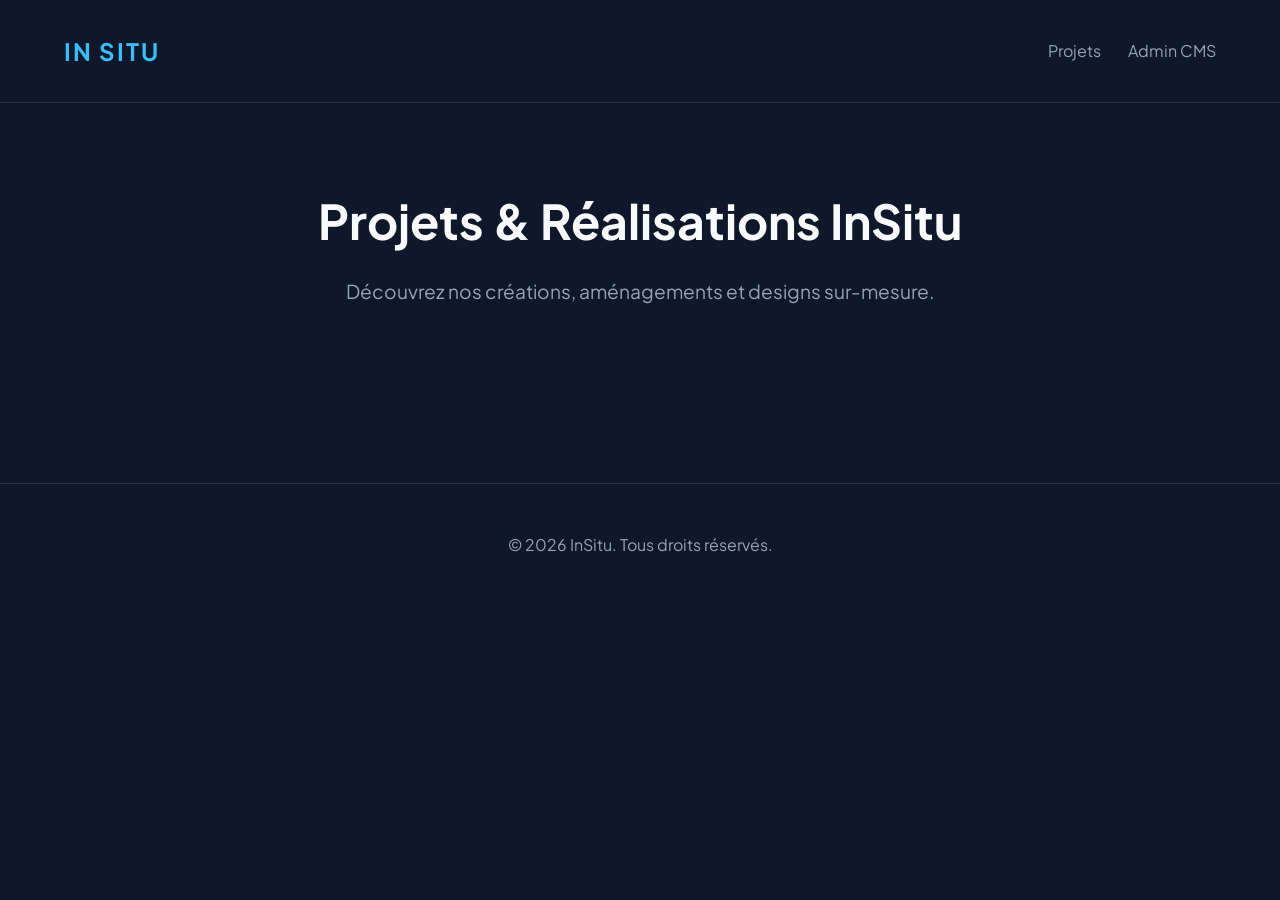
<file: index.html>
<!DOCTYPE html>
<html lang="fr">
<head>
  <meta charset="UTF-8">
  <meta name="viewport" content="width=device-width, initial-scale=1.0">
  <title>INSITU — Showcase & Realisations</title>
  <link rel="preconnect" href="https://fonts.googleapis.com">
  <link rel="preconnect" href="https://fonts.gstatic.com" crossorigin>
  <link href="https://fonts.googleapis.com/css2?family=Plus+Jakarta+Sans:wght@300;400;600;700&display=swap" rel="stylesheet">
  <style>
    :root {
      --bg: #0f172a;
      --card-bg: #1e293b;
      --accent: #38bdf8;
      --text: #f8fafc;
      --text-muted: #94a3b8;
    }
    * { box-sizing: border-box; margin: 0; padding: 0; }
    body {
      font-family: 'Plus Jakarta Sans', sans-serif;
      background-color: var(--bg);
      color: var(--text);
      line-height: 1.6;
      padding: 0;
      margin: 0;
    }
    header {
      padding: 2rem 5%;
      display: flex;
      justify-content: space-between;
      align-items: center;
      border-bottom: 1px solid rgba(255,255,255,0.1);
    }
    .logo {
      font-size: 1.5rem;
      font-weight: 700;
      letter-spacing: 2px;
      color: var(--accent);
    }
    nav a {
      color: var(--text-muted);
      text-decoration: none;
      margin-left: 1.5rem;
      transition: color 0.2s;
    }
    nav a:hover { color: var(--text); }
    .hero {
      text-align: center;
      padding: 5rem 1rem;
      max-width: 800px;
      margin: 0 auto;
    }
    .hero h1 {
      font-size: 3rem;
      margin-bottom: 1rem;
    }
    .hero p {
      color: var(--text-muted);
      font-size: 1.2rem;
    }
    .projects {
      max-width: 1100px;
      margin: 2rem auto;
      padding: 0 1rem;
      display: grid;
      grid-template-columns: repeat(auto-fit, minmax(300px, 1fr));
      gap: 2rem;
    }
    .card {
      background: var(--card-bg);
      border-radius: 12px;
      overflow: hidden;
      border: 1px solid rgba(255,255,255,0.05);
      transition: transform 0.2s;
    }
    .card:hover {
      transform: translateY(-5px);
    }
    .card-body {
      padding: 1.5rem;
    }
    .card-tag {
      display: inline-block;
      background: rgba(56, 189, 248, 0.1);
      color: var(--accent);
      font-size: 0.8rem;
      font-weight: 600;
      padding: 0.2rem 0.6rem;
      border-radius: 4px;
      margin-bottom: 0.8rem;
    }
    .card h3 {
      font-size: 1.3rem;
      margin-bottom: 0.5rem;
    }
    .card p {
      color: var(--text-muted);
      font-size: 0.95rem;
    }
    footer {
      text-align: center;
      padding: 3rem 1rem;
      color: var(--text-muted);
      border-top: 1px solid rgba(255,255,255,0.1);
      margin-top: 4rem;
    }
  </style>
</head>
<body>
  <header>
    <div class="logo">IN SITU</div>
    <nav>
      <a href="#projets">Projets</a>
      <a href="/admin/">Admin CMS</a>
    </nav>
  </header>

  <section class="hero">
    <h1>Projets & Réalisations InSitu</h1>
    <p>Découvrez nos créations, aménagements et designs sur-mesure.</p>
  </section>

  <section id="projets" class="projects">
    <!-- Chargement dynamique depuis assets/projets.json -->
  </section>

  <footer>
    <p>&copy; 2026 InSitu. Tous droits réservés.</p>
  </footer>

  <script>
    fetch('assets/projets.json')
      .then(res => res.json())
      .then(data => {
        const container = document.getElementById('projets');
        container.innerHTML = data.map(p => `
          <article class="card">
            <div class="card-body">
              <span class="card-tag">${p.category || 'Projet'}</span>
              <h3>${p.title}</h3>
              <p>${p.description}</p>
            </div>
          </article>
        `).join('');
      })
      .catch(err => console.error('Erreur de chargement des projets:', err));
  </script>
</body>
</html>
</file>
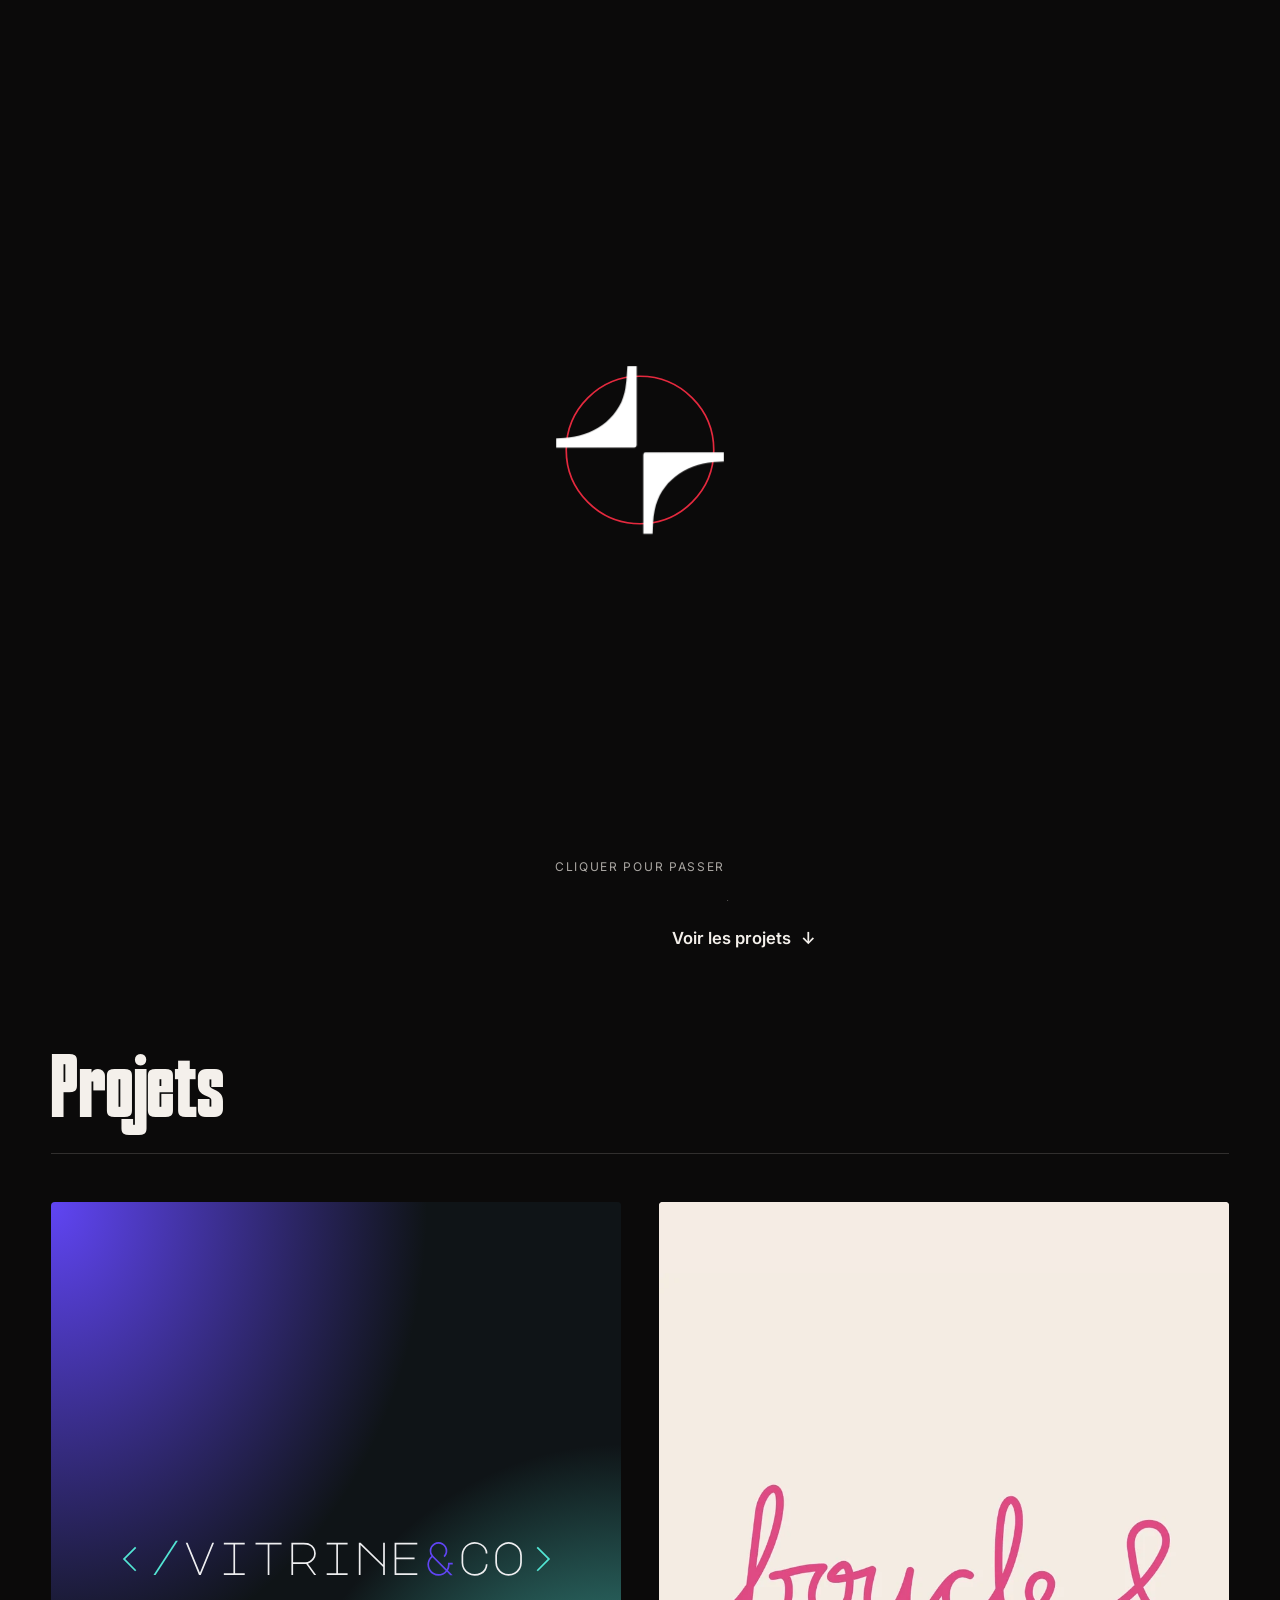
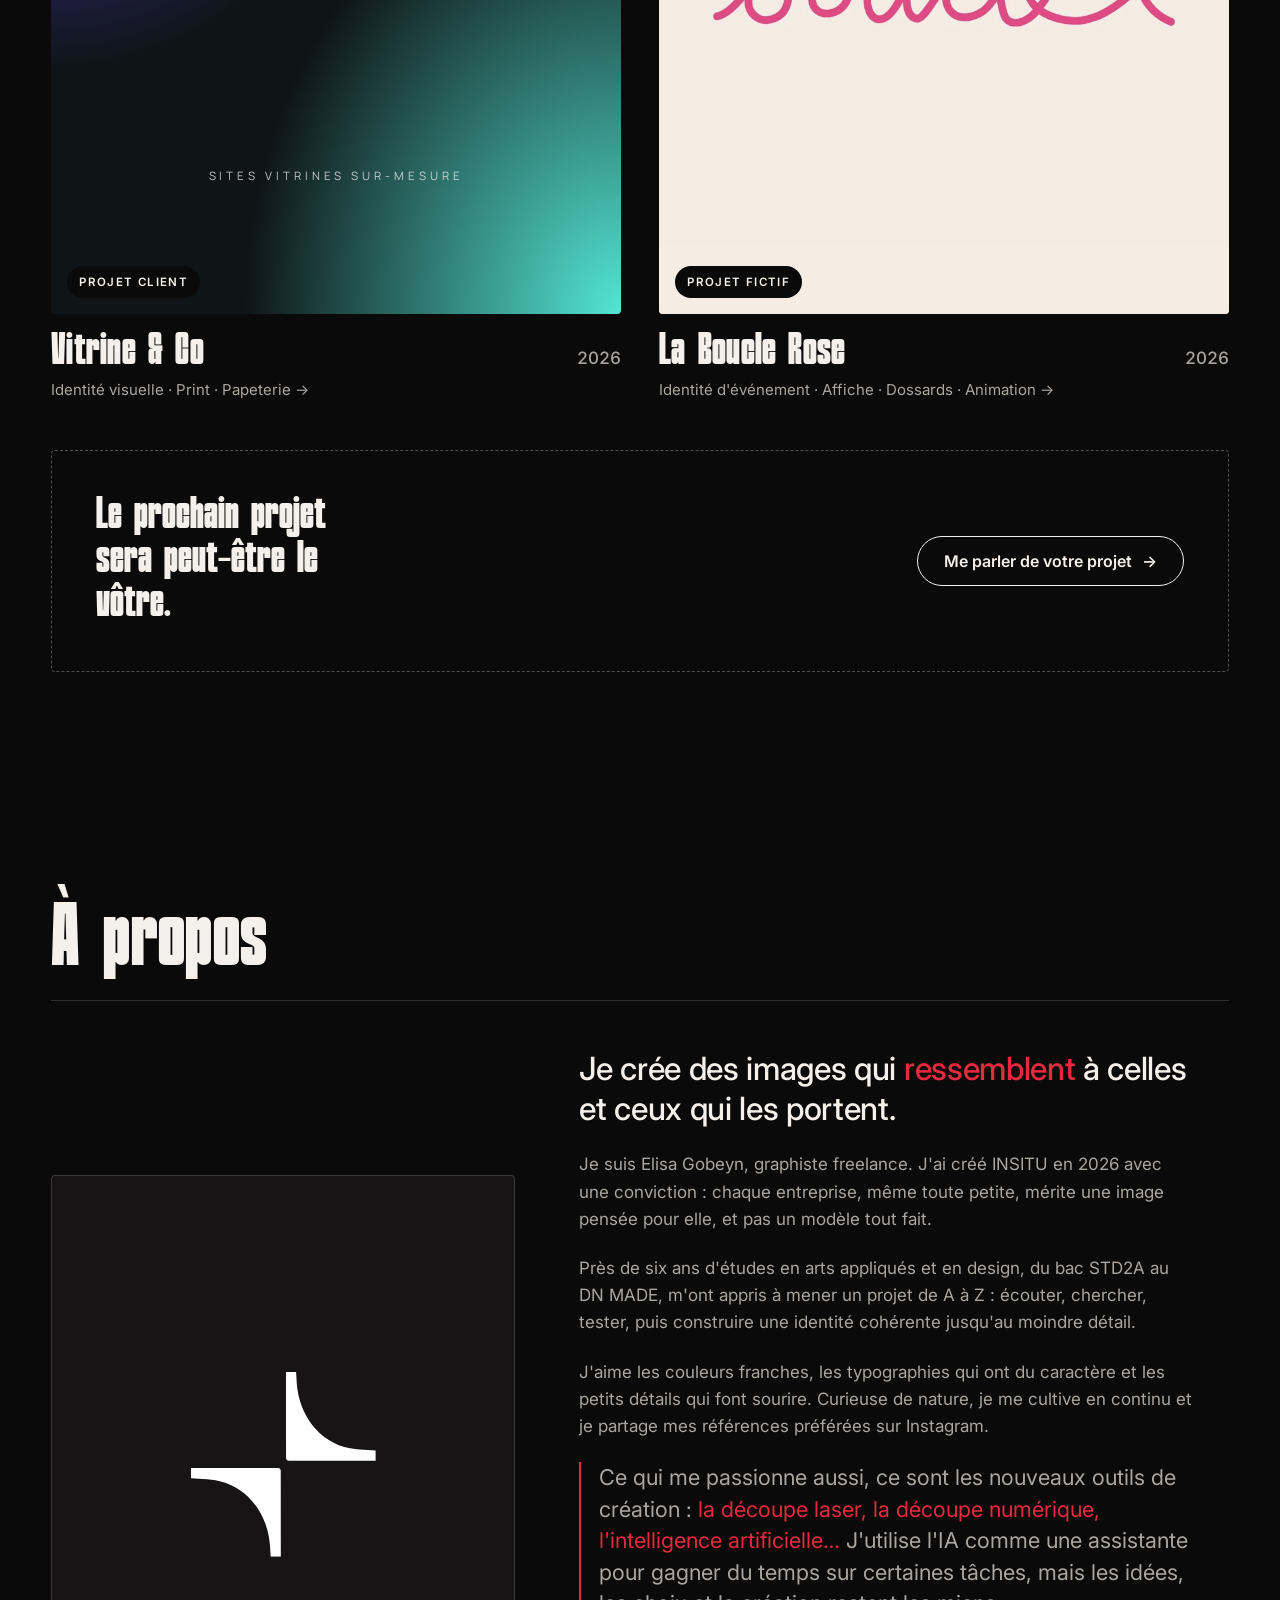
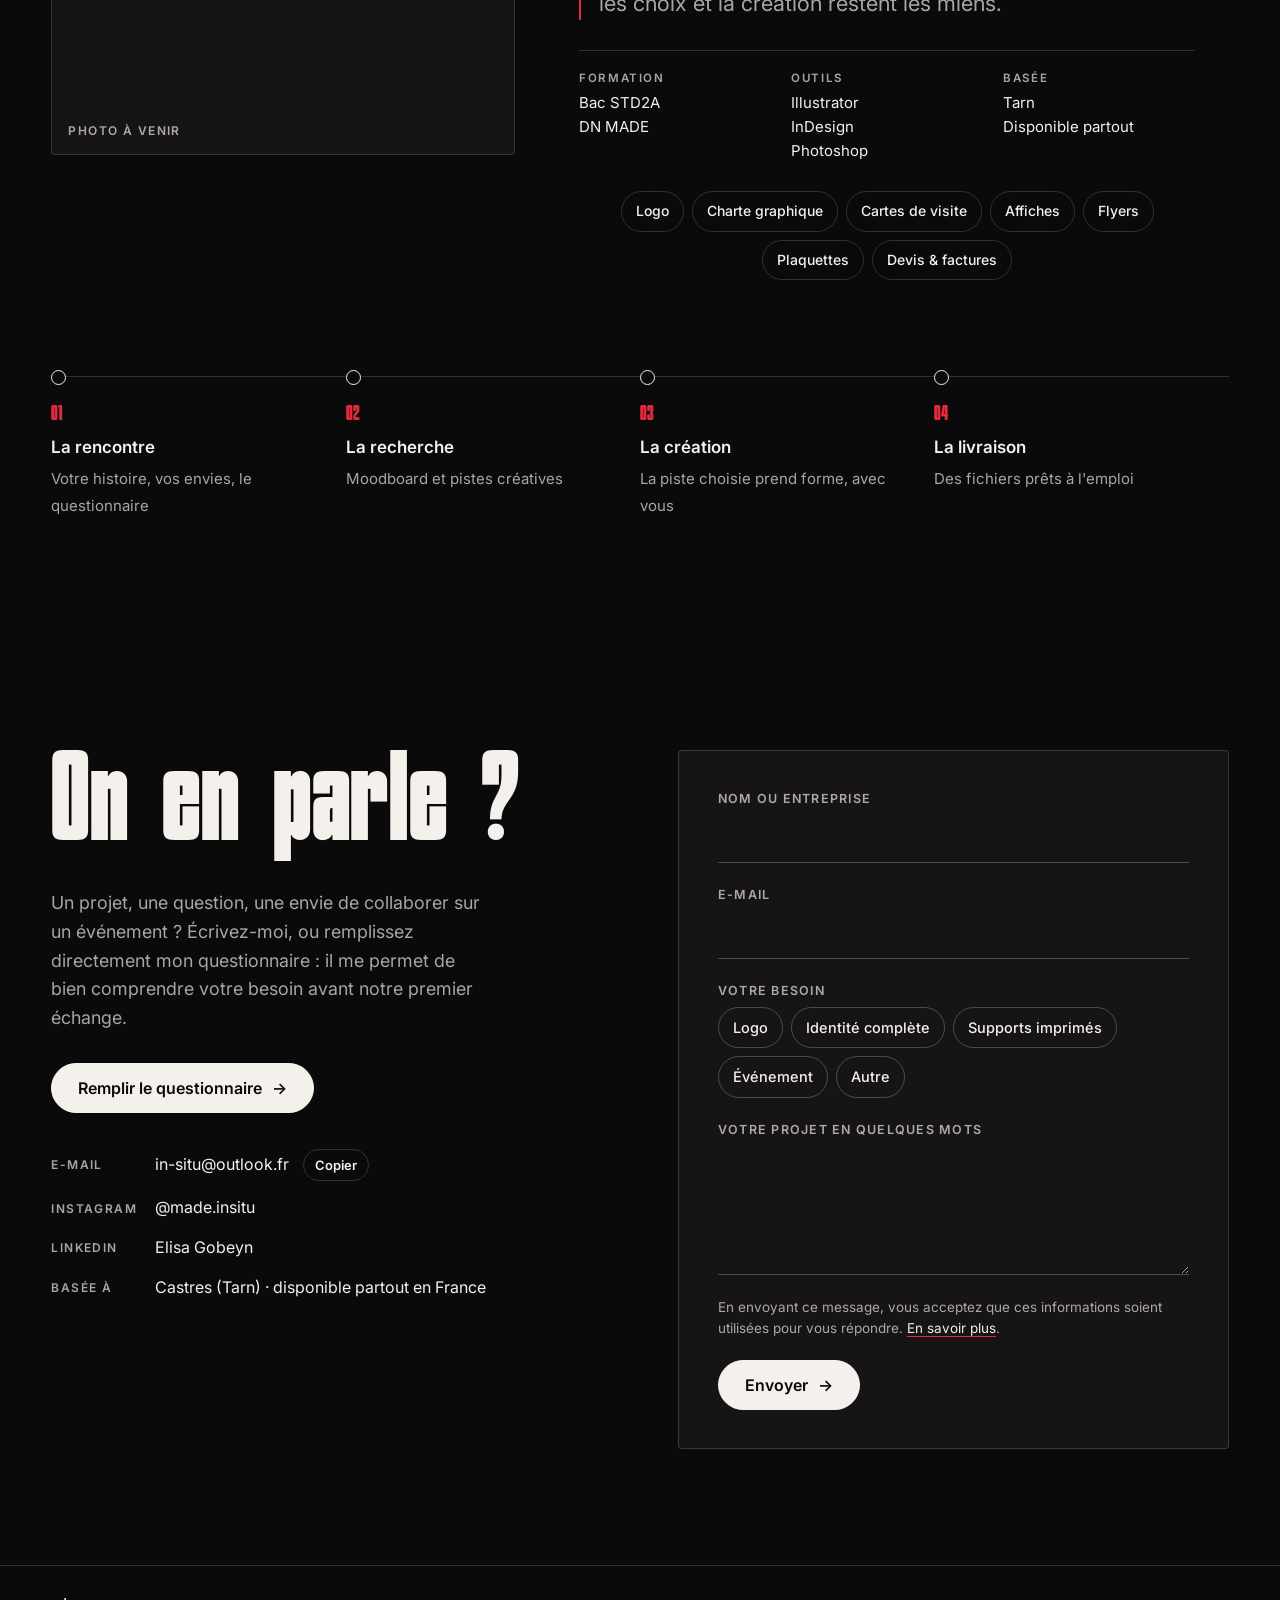
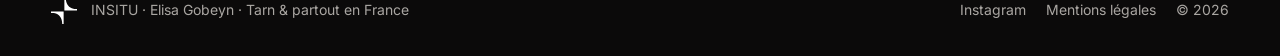
<file: Site-INSITU/modif/index.html>
<!DOCTYPE html>
<html lang="fr">
<head>
<meta charset="UTF-8">
<meta name="viewport" content="width=device-width, initial-scale=1.0, viewport-fit=cover">
<link rel="icon" href="../assets/favicon.svg" type="image/svg+xml">
<title>INSITU · Elisa Gobeyn</title>
<meta name="description" content="Elisa Gobeyn, graphiste freelance à Castres (Tarn). Identité visuelle et communication personnalisée pour les indépendants, artisans, associations et petites entreprises.">
<!-- Open Graph : l'aperçu (titre, texte, image) affiché quand le lien est partagé sur Facebook, LinkedIn, WhatsApp, Messenger, iMessage, Slack, Discord…
     ⚠ Remplacer https://VOTRE-DOMAINE.fr par l'adresse réelle du site (og:url et og:image, les URL doivent être absolues). -->
<meta property="og:type" content="website">
<meta property="og:site_name" content="INSITU">
<meta property="og:locale" content="fr_FR">
<meta property="og:title" content="INSITU · Elisa Gobeyn, graphiste freelance">
<meta property="og:description" content="Identité visuelle et communication personnalisée pour les indépendants, artisans, associations et petites entreprises. Castres (Tarn), partout en France.">
<meta property="og:url" content="https://VOTRE-DOMAINE.fr/">
<meta property="og:image" content="https://VOTRE-DOMAINE.fr/assets/og-image.png">
<meta property="og:image:width" content="1200">
<meta property="og:image:height" content="630">
<meta property="og:image:alt" content="Logo INSITU, identité visuelle et communication personnalisée">
<!-- X (Twitter) reprend les balises og: ; cette ligne sert à obtenir la grande image -->
<meta name="twitter:card" content="summary_large_image">

<link rel="preconnect" href="https://fonts.googleapis.com">
<link rel="preconnect" href="https://fonts.gstatic.com" crossorigin>
<link href="https://fonts.googleapis.com/css2?family=Inter:wght@400;500;600;700&family=Figtree:wght@500;600&family=Manrope:wght@400;500;600&family=Major+Mono+Display&display=swap" rel="stylesheet">
<link rel="stylesheet" href="style.css">
<script src="https://identity.netlify.com/v1/netlify-identity-widget.js"></script>
</head>
<body>
<svg width="0" height="0" style="position:absolute" aria-hidden="true">
  <symbol id="symbole" viewBox="0 0 300 300"><path fill="currentColor" d="M128.48,285.85c-1.73-48.87-31.83-96.92-81.94-108.65-9.06-2.12-17.85-3.16-27.15-3.59l-19.38-1.19v-16.48s140.68,0,140.68,0c2.98-.16,5.03,1.57,5.03,4.56l.09,139.48-16.47.02-.85-14.15Z"/><path fill="currentColor" d="M279.93,126.4l20.06,1.19v16.5s-141.14-.01-141.14-.01c-2.49-.01-4.54-1.61-4.54-4.08l-.07-49.66L154.21,0h16.44s1.2,19.74,1.2,19.74c3.88,48.84,35.53,94.58,86.49,104.13,7.21,1.35,14.02,2.04,21.59,2.53Z"/></symbol>
  <symbol id="mot" viewBox="66 22 318 152">
    <path fill="currentColor" d="M381.54,23.6v133.38c0,12.78-7.19,15.77-17.77,15.77h-23.69c-10.57,0-17.77-2.98-17.77-15.77V23.6h27.5v124.86h4.23V23.6h27.5Z"/>
    <polygon fill="currentColor" points="318.08 23.6 318.08 47.89 305.38 47.89 305.38 172.75 277.88 172.75 277.88 47.89 265.19 47.89 265.19 23.6 318.08 23.6"/>
    <rect fill="currentColor" x="233.46" y="23.6" width="27.5" height="149.15"/>
    <path fill="currentColor" d="M229.23,127.15v29.83c0,12.78-7.19,15.77-17.77,15.77h-23.69c-10.58,0-17.77-2.98-17.77-15.77v-41.76h27.5v33.23h4.23v-26.85c0-3.23-.77-5.72-2.08-7.77-4.51-7.1-15.38-9.03-22.63-18.68h35.15v-2.83c8.31,5.34,17.05,13.01,17.05,34.82Z"/>
    <path fill="currentColor" d="M229.23,39.36v41.76h-27.5v-33.23h-4.23v26.85c0,5.59,2.31,8.95,5.7,11.7l-.68-.04c-3.64-.24-6.92-.59-10.39-1.26-8.48-1.64-15.85-5.43-21.94-10.69-.13-1.66-.19-3.4-.19-5.25v-29.83c0-12.78,7.19-15.77,17.77-15.77h23.69c10.57,0,17.77,2.98,17.77,15.77Z"/>
    <path fill="#E5293E" d="M212.18,92.33v2.83h-35.15c-3.49-4.64-6.14-11.07-6.83-20.72,6.09,5.26,13.46,9.05,21.94,10.69,3.47.67,6.75,1.02,10.39,1.26l.68.04c2.56,2.08,5.73,3.82,8.97,5.9Z"/>
    <path fill="currentColor" d="M165.76,95.16v77.59h-31.73,4.57s-.03-69.5-.03-69.5c0-1.49-1-2.35-2.42-2.27h-10.44l-.55-4.72h-1.06l.22,4.72h-24.13V23.6h31.73l8.89,76.49h1.06l-.03-6.82c.05,1.18,1.25,1.88,2.42,1.89h21.5Z"/>
    <path fill="#E5293E" d="M165.76,70.13v25.03h-21.5c-1.18,0-2.37-.71-2.42-1.89l-.29-69.66h8.38l.58,9.86c1.06,13.71,6.39,26.91,15.25,36.67Z"/>
    <path fill="currentColor" d="M165.76,23.6v46.53c-8.86-9.75-14.19-22.96-15.25-36.67l-.58-9.86h15.83Z"/>
    <polygon fill="currentColor" points="149.93 23.6 149.93 23.61 141.55 23.61 149.93 23.6"/>
    <path fill="currentColor" d="M141.84,93.27s0-.05,0-.08l-.28-69.59.29,69.66Z"/>
    <path fill="#E5293E" d="M138.58,103.25l.03,69.49h-4.57s-8.33-71.76-8.33-71.76h10.44c1.43-.08,2.42.78,2.42,2.27Z"/>
    <path fill="currentColor" d="M126.42,145.62l1.27,27.13h-27.5v-57.8c12.45,6.07,21.46,17.47,26.23,30.67Z"/>
    <path fill="#E5293E" d="M124.32,100.97l2.1,44.64c-4.77-13.21-13.78-24.6-26.23-30.67v-13.98h24.13Z"/>
    <path fill="currentColor" d="M95.96,113.13v59.62h-27.51v-63.56l9.33.59c4.48.22,8.71.74,13.07,1.8,1.75.43,3.46.95,5.11,1.56Z"/>
    <path fill="#E5293E" d="M95.96,100.97v12.16c-1.65-.62-3.36-1.14-5.11-1.56-4.36-1.06-8.59-1.58-13.07-1.8l-9.33-.59v-8.22h27.51Z"/>
    <polygon fill="currentColor" points="95.96 23.6 95.96 100.97 68.47 100.97 68.46 109.18 68.46 23.6 95.96 23.6"/>
  </symbol>
</svg>

<div class="intro-anim" id="intro-anim" aria-hidden="true">
  <svg viewBox="-20 -20 340 340">
    <circle class="rond" cx="150" cy="150" r="132"/>
    <g class="tout"><path class="p1" fill="currentColor" d="M128.48,285.85c-1.73-48.87-31.83-96.92-81.94-108.65-9.06-2.12-17.85-3.16-27.15-3.59l-19.38-1.19v-16.48s140.68,0,140.68,0c2.98-.16,5.03,1.57,5.03,4.56l.09,139.48-16.47.02-.85-14.15Z"/><path class="p2" fill="currentColor" d="M279.93,126.4l20.06,1.19v16.5s-141.14-.01-141.14-.01c-2.49-.01-4.54-1.61-4.54-4.08l-.07-49.66L154.21,0h16.44s1.2,19.74,1.2,19.74c3.88,48.84,35.53,94.58,86.49,104.13,7.21,1.35,14.02,2.04,21.59,2.53Z"/></g>
  </svg>
  <span class="passer">Cliquer pour passer</span>
</div>

<div class="curseur" aria-hidden="true"></div>

<header class="entete">
  <div class="wrap">
    <a class="marque" href="#haut" aria-label="INSITU, retour en haut">
      <svg class="sym" aria-hidden="true"><use href="#symbole"/></svg>
      <svg class="mot" viewBox="0 0 318 152" aria-hidden="true" style="color:var(--creme)"><use href="#mot"/></svg>
    </a>
    <nav class="nav" aria-label="Navigation principale">
      <a class="lien" href="#projets">Projets</a>
      <a class="lien" href="#apropos">À propos</a>
      <a class="lien" href="#contact">Contact</a>
    </nav>
  </div>
</header>

<main id="haut">
  <section class="wrap accueil">
    <h1 style="margin:0"><svg class="grand-logo" viewBox="0 0 318 152" role="img" aria-label="INSITU, identité visuelle et communication personnalisée"><g transform="translate(-66 -22)"><path fill="#F4F0EB" d="M381.54,23.6v133.38c0,12.78-7.19,15.77-17.77,15.77h-23.69c-10.57,0-17.77-2.98-17.77-15.77V23.6h27.5v124.86h4.23V23.6h27.5Z"/><polygon fill="#F4F0EB" points="318.08 23.6 318.08 47.89 305.38 47.89 305.38 172.75 277.88 172.75 277.88 47.89 265.19 47.89 265.19 23.6 318.08 23.6"/><rect fill="#F4F0EB" x="233.46" y="23.6" width="27.5" height="149.15"/><path fill="#F4F0EB" d="M229.23,127.15v29.83c0,12.78-7.19,15.77-17.77,15.77h-23.69c-10.58,0-17.77-2.98-17.77-15.77v-41.76h27.5v33.23h4.23v-26.85c0-3.23-.77-5.72-2.08-7.77-4.51-7.1-15.38-9.03-22.63-18.68h35.15v-2.83c8.31,5.34,17.05,13.01,17.05,34.82Z"/><path fill="#F4F0EB" d="M229.23,39.36v41.76h-27.5v-33.23h-4.23v26.85c0,5.59,2.31,8.95,5.7,11.7l-.68-.04c-3.64-.24-6.92-.59-10.39-1.26-8.48-1.64-15.85-5.43-21.94-10.69-.13-1.66-.19-3.4-.19-5.25v-29.83c0-12.78,7.19-15.77,17.77-15.77h23.69c10.57,0,17.77,2.98,17.77,15.77Z"/><path fill="#F4F0EB" d="M165.76,95.16v77.59h-31.73,4.57s-.03-69.5-.03-69.5c0-1.49-1-2.35-2.42-2.27h-10.44l-.55-4.72h-1.06l.22,4.72h-24.13V23.6h31.73l8.89,76.49h1.06l-.03-6.82c.05,1.18,1.25,1.88,2.42,1.89h21.5Z"/><path fill="#F4F0EB" d="M165.76,23.6v46.53c-8.86-9.75-14.19-22.96-15.25-36.67l-.58-9.86h15.83Z"/><polygon fill="#F4F0EB" points="149.93 23.6 149.93 23.61 141.55 23.61 149.93 23.6"/><path fill="#F4F0EB" d="M141.84,93.27s0-.05,0-.08l-.28-69.59.29,69.66Z"/><path fill="#F4F0EB" d="M126.42,145.62l1.27,27.13h-27.5v-57.8c12.45,6.07,21.46,17.47,26.23,30.67Z"/><path fill="#F4F0EB" d="M95.96,113.13v59.62h-27.51v-63.56l9.33.59c4.48.22,8.71.74,13.07,1.8,1.75.43,3.46.95,5.11,1.56Z"/><polygon fill="#F4F0EB" points="95.96 23.6 95.96 100.97 68.47 100.97 68.46 109.18 68.46 23.6 95.96 23.6"/></g><g transform="translate(-66 -22)"><path fill="#E5293E" d="M212.18,92.33v2.83h-35.15c-3.49-4.64-6.14-11.07-6.83-20.72,6.09,5.26,13.46,9.05,21.94,10.69,3.47.67,6.75,1.02,10.39,1.26l.68.04c2.56,2.08,5.73,3.82,8.97,5.9Z"/><path fill="#E5293E" d="M165.76,70.13v25.03h-21.5c-1.18,0-2.37-.71-2.42-1.89l-.29-69.66h8.38l.58,9.86c1.06,13.71,6.39,26.91,15.25,36.67Z"/><path fill="#E5293E" d="M138.58,103.25l.03,69.49h-4.57s-8.33-71.76-8.33-71.76h10.44c1.43-.08,2.42.78,2.42,2.27Z"/><path fill="#E5293E" d="M124.32,100.97l2.1,44.64c-4.77-13.21-13.78-24.6-26.23-30.67v-13.98h24.13Z"/><path fill="#E5293E" d="M95.96,100.97v12.16c-1.65-.62-3.36-1.14-5.11-1.56-4.36-1.06-8.59-1.58-13.07-1.8l-9.33-.59v-8.22h27.51Z"/></g><g class="pivot"><g transform="translate(-66 -22)"><path fill="#E5293E" d="M212.18,92.33v2.83h-35.15c-3.49-4.64-6.14-11.07-6.83-20.72,6.09,5.26,13.46,9.05,21.94,10.69,3.47.67,6.75,1.02,10.39,1.26l.68.04c2.56,2.08,5.73,3.82,8.97,5.9Z"/><path fill="#E5293E" d="M165.76,70.13v25.03h-21.5c-1.18,0-2.37-.71-2.42-1.89l-.29-69.66h8.38l.58,9.86c1.06,13.71,6.39,26.91,15.25,36.67Z"/><path fill="#E5293E" d="M138.58,103.25l.03,69.49h-4.57s-8.33-71.76-8.33-71.76h10.44c1.43-.08,2.42.78,2.42,2.27Z"/><path fill="#E5293E" d="M124.32,100.97l2.1,44.64c-4.77-13.21-13.78-24.6-26.23-30.67v-13.98h24.13Z"/><path fill="#E5293E" d="M95.96,100.97v12.16c-1.65-.62-3.36-1.14-5.11-1.56-4.36-1.06-8.59-1.58-13.07-1.8l-9.33-.59v-8.22h27.51Z"/></g></g></svg></h1>
    <div class="accueil-bas">
      <p class="signature">Identité visuelle <span>&amp;</span> communication personnalisée.</p>
      <div class="presentation">
        <p><strong>Elisa Gobeyn</strong>, graphiste freelance. J'accompagne les indépendants, les artisans, les associations et les petites entreprises, du logo jusqu'aux supports imprimés. Basée dans le Tarn, je travaille avec des clients partout en France, à distance comme en face à face.</p>
        <a class="descendre lien" href="#projets">Voir les projets <span class="fl">↓</span></a>
      </div>
    </div>
  </section>

  <section class="section wrap" id="projets" style="padding-top:0">
    <div class="titre-section"><h2>Projets</h2></div>
    <div class="grille">
      <button class="carte revele" data-projet="vitrine-co" style="--fond:#0F1417;--accent:#6045F4" data-curseur="#6045F4" aria-label="Voir le projet Vitrine &amp; Co">
        <div class="media">
          <div class="vc-couv degrade-bloc"><svg viewBox="0 0 9341 875" role="img" aria-label="Logo Vitrine &amp; Co"><g transform="translate(-125,800) scale(1,-1)"><g class="gl" style="--i:0"><path transform="translate(0,0)" fill="#53E6D4" d="M450 611 476 585 237 345 476 106 450 80 185 345Z"/></g><g class="gl" style="--i:1"><path transform="translate(740,0)" fill="#53E6D4" d="M107 0 588 740H633L152 0Z"/></g><g class="gl" style="--i:2"><path transform="translate(1480,0)" fill="#EEEEF0" d="M103 696 369 49 635 696H674L388 0H349L63 696Z"/></g><g class="gl" style="--i:3"><path transform="translate(2220,0)" fill="#EEEEF0" d="M596 696V659H388V37H596V0H145V37H352V659H145V696Z"/></g><g class="gl" style="--i:4"><path transform="translate(2960,0)" fill="#EEEEF0" d="M651 696V659H388V0H352V659H89V696Z"/></g><g class="gl" style="--i:5"><path transform="translate(3700,0)" fill="#EEEEF0" d="M650 468Q650 390 602.5 328.5Q555 267 481 247L658 0H614L443 240L411 239H160V0H123V696H388Q432 696 463.5 690.5Q495 685 521 673Q581 645 615.5 590.0Q650 535 650 468ZM421 276Q473 276 517.0 302.0Q561 328 587.0 372.0Q613 416 613 468Q613 526 582.5 573.0Q552 620 498 643Q459 659 388 659H160V276Z"/></g><g class="gl" style="--i:6"><path transform="translate(4440,0)" fill="#EEEEF0" d="M596 696V659H388V37H596V0H145V37H352V659H145V696Z"/></g><g class="gl" style="--i:7"><path transform="translate(5180,0)" fill="#EEEEF0" d="M98 0V696H137L623 224V696H660V0H623V172L135 648V0Z"/></g><g class="gl" style="--i:8"><path transform="translate(5920,0)" fill="#EEEEF0" d="M130 696H620V659H167V377H561V340H167V37H620V0H130Z"/></g><g class="gl" style="--i:9"><path transform="translate(6660,0)" fill="#6045F4" d="M472 387 446 413Q468 435 479.5 463.0Q491 491 491 522Q491 564 470.5 599.5Q450 635 414.5 655.5Q379 676 337 676Q296 676 260.5 655.0Q225 634 204.0 599.0Q183 564 183 522Q183 491 194.5 463.0Q206 435 228 413L515 126Q542 172 542 229V265H645V229H578Q578 157 542 99L644 -2H591L520 69Q486 29 439.0 7.0Q392 -15 338 -15Q273 -15 217.5 17.5Q162 50 129.5 105.5Q97 161 97 226Q97 279 119.5 327.5Q142 376 183 410Q147 458 147 522Q147 574 172.5 617.5Q198 661 242.0 686.5Q286 712 338 712Q390 712 433.5 686.5Q477 661 502.5 617.5Q528 574 528 522Q528 484 513.5 449.0Q499 414 472 387ZM133 226Q133 170 160.5 123.0Q188 76 235.0 48.5Q282 21 338 21Q384 21 425.0 41.0Q466 61 494 95L207 382Q172 353 152.5 312.0Q133 271 133 226Z"/></g><g class="gl" style="--i:10"><path transform="translate(7400,0)" fill="#EEEEF0" d="M377 22Q445 22 500.0 49.0Q555 76 586.5 124.0Q618 172 619 232H655Q655 163 618.5 106.5Q582 50 518.5 17.5Q455 -15 377 -15Q301 -15 236.0 23.0Q171 61 133.0 125.5Q95 190 95 266V430Q95 506 132.5 570.5Q170 635 234.5 673.0Q299 711 375 711Q452 711 515.5 678.5Q579 646 616.0 589.5Q653 533 653 464H617Q616 524 584.0 572.0Q552 620 497.5 647.0Q443 674 375 674Q309 674 253.0 641.0Q197 608 164.0 552.0Q131 496 131 430V266Q131 200 164.5 144.0Q198 88 254.5 55.0Q311 22 377 22Z"/></g><g class="gl" style="--i:11"><path transform="translate(8140,0)" fill="#EEEEF0" d="M657 424V272Q657 194 618.5 128.0Q580 62 514.0 23.5Q448 -15 370 -15Q292 -15 226.0 23.5Q160 62 121.5 128.0Q83 194 83 272V424Q83 502 121.5 568.0Q160 634 226.0 672.5Q292 711 370 711Q448 711 514.0 672.5Q580 634 618.5 568.0Q657 502 657 424ZM370 22Q438 22 495.5 55.5Q553 89 586.5 146.5Q620 204 620 272V424Q620 492 586.5 549.5Q553 607 495.5 640.5Q438 674 370 674Q302 674 244.5 640.5Q187 607 153.5 549.5Q120 492 120 424V272Q120 204 153.5 146.5Q187 89 244.5 55.5Q302 22 370 22Z"/></g><g class="gl" style="--i:12"><path transform="translate(8880,0)" fill="#53E6D4" d="M474 345 235 585 261 611 526 345 261 80 235 106Z"/></g></g></svg><span class="baseline">Sites vitrines sur-mesure</span></div>
          <span class="pastille">Projet client</span>
        </div>
        <div class="legende">
          <h3>Vitrine &amp; Co</h3><span class="annee">2026</span>
          <span class="tags">Identité visuelle · Print · Papeterie <span class="fleche">→</span></span>
        </div>
      </button>
      <button class="carte revele" data-projet="la-boucle-rose" style="--fond:#F5ECE4;--accent:#E04C86" data-curseur="#E04C86" aria-label="Voir le projet La Boucle Rose">
        <div class="media">
          <div class="br-couv"><img src="assets/br_uni_poster.webp" alt="Logo boucle, tracé d'un seul trait"><video src="assets/br_uni.mp4" muted loop playsinline preload="auto" aria-hidden="true"></video></div>
          <span class="pastille">Projet fictif</span>
        </div>
        <div class="legende">
          <h3>La Boucle Rose</h3><span class="annee">2026</span>
          <span class="tags">Identité d'événement · Affiche · Dossards · Animation <span class="fleche">→</span></span>
        </div>
      </button>
    </div>
    <a class="prochain revele" href="#contact">
      <p>Le prochain projet sera peut-être le vôtre.</p>
      <span class="btn">Me parler de votre projet <span class="fleche">→</span></span>
    </a>
  </section>

  <section class="section wrap apropos" id="apropos">
    <div class="titre-section"><h2>À propos</h2></div>
    <div class="apropos-grille">
      <figure class="portrait revele">
        <svg aria-hidden="true"><use href="#symbole"/></svg>
        <figcaption>Photo à venir</figcaption>
      </figure>
      <div class="texte">
        <p class="accroche">Je crée des images qui <span>ressemblent</span> à celles et ceux qui les portent.</p>
        <p>Je suis Elisa Gobeyn, graphiste freelance. J'ai créé INSITU en 2026 avec une conviction : chaque entreprise, même toute petite, mérite une image pensée pour elle, et pas un modèle tout fait.</p>
        <p>Près de six ans d'études en arts appliqués et en design, du bac STD2A au DN MADE, m'ont appris à mener un projet de A à Z : écouter, chercher, tester, puis construire une identité cohérente jusqu'au moindre détail.</p>
        <p>J'aime les couleurs franches, les typographies qui ont du caractère et les petits détails qui font sourire. Curieuse de nature, je me cultive en continu et je partage mes références préférées sur Instagram.</p>
        <p class="outils">Ce qui me passionne aussi, ce sont les nouveaux outils de création : <span>la découpe laser, la découpe numérique, l'intelligence artificielle…</span> J'utilise l'IA comme une assistante pour gagner du temps sur certaines tâches, mais les idées, les choix et la création restent les miens.</p>
        <dl class="fiche-id">
          <div><dt>Formation</dt><dd>Bac STD2A<br>DN&nbsp;MADE</dd></div>
          <div><dt>Outils</dt><dd>Illustrator<br>InDesign<br>Photoshop</dd></div>
          <div><dt>Basée</dt><dd>Tarn<br>Disponible partout</dd></div>
        </dl>
        <ul class="etiquettes" aria-label="Ce que je réalise">
          <li>Logo</li><li>Charte graphique</li><li>Cartes de visite</li><li>Affiches</li><li>Flyers</li><li>Plaquettes</li><li>Devis &amp; factures</li>
        </ul>
      </div>
    </div>
    <ol class="parcours revele" aria-label="Comment on travaille ensemble">
      <li><span class="num">01</span><strong>La rencontre</strong><span class="det">Votre histoire, vos envies, le questionnaire</span></li>
      <li><span class="num">02</span><strong>La recherche</strong><span class="det">Moodboard et pistes créatives</span></li>
      <li><span class="num">03</span><strong>La création</strong><span class="det">La piste choisie prend forme, avec vous</span></li>
      <li><span class="num">04</span><strong>La livraison</strong><span class="det">Des fichiers prêts à l'emploi</span></li>
    </ol>
  </section>

  <section class="section wrap" id="contact">
    <div class="contact-grille">
      <div class="revele">
        <h2>On en parle&nbsp;?</h2>
        <p class="chapo">Un projet, une question, une envie de collaborer sur un événement ? Écrivez-moi, ou remplissez directement mon questionnaire : il me permet de bien comprendre votre besoin avant notre premier échange.</p>
        <div class="actions">
          <button class="btn plein" type="button" data-ouvrir="questionnaire">Remplir le questionnaire <span class="fleche">→</span></button>
        </div>
        <div class="coord">
          <div class="ligne"><span class="etiquette">E-mail</span><span id="email" style="user-select:all">in-situ@outlook.fr</span><button class="copier" type="button" id="copier">Copier</button></div>
          <div class="ligne"><span class="etiquette">Instagram</span><a class="lien" href="https://www.instagram.com/made.insitu/" target="_blank" rel="noopener">@made.insitu</a></div>
          <div class="ligne"><span class="etiquette">LinkedIn</span><a class="lien" href="https://www.linkedin.com/" target="_blank" rel="noopener">Elisa Gobeyn</a></div>
          <div class="ligne"><span class="etiquette">Basée à</span><span>Castres (Tarn) · disponible partout en France</span></div>
        </div>
      </div>
      <form id="formulaire" class="form revele" novalidate>
        <input type="text" name="_gotcha" class="hp" tabindex="-1" autocomplete="off" aria-hidden="true">
        <div class="champ"><label for="f-nom">Nom ou entreprise</label><input id="f-nom" name="Nom ou entreprise" autocomplete="name" required></div>
        <div class="champ"><label for="f-email">E-mail</label><input id="f-email" name="email" type="email" autocomplete="email" required></div>
        <fieldset class="champ">
          <legend>Votre besoin</legend>
          <div class="puces" data-nom="Votre besoin">
            <input type="checkbox" id="b-logo" value="Logo"><label for="b-logo">Logo</label>
            <input type="checkbox" id="b-charte" value="Identité complète"><label for="b-charte">Identité complète</label>
            <input type="checkbox" id="b-print" value="Supports imprimés"><label for="b-print">Supports imprimés</label>
            <input type="checkbox" id="b-event" value="Événement"><label for="b-event">Événement</label>
            <input type="checkbox" id="b-autre" value="Autre"><label for="b-autre">Autre</label>
          </div>
        </fieldset>
        <div class="champ"><label for="f-msg">Votre projet en quelques mots</label><textarea id="f-msg" name="Message" rows="4" required></textarea></div>
        <p class="consent">En envoyant ce message, vous acceptez que ces informations soient utilisées pour vous répondre. <a href="mentions-legales.html#donnees" data-mentions="donnees">En savoir plus</a>.</p>
        <button class="btn plein" type="submit" style="justify-self:start">Envoyer <span class="fleche">→</span></button>
        <p class="merci" id="merci" role="status" hidden>Merci ! Votre message est bien parti, je vous réponds très vite.</p>
        <p class="erreur" id="erreur" role="alert" hidden>L'envoi n'a pas abouti. Vous pouvez réessayer, ou m'écrire directement à <a href="mailto:in-situ@outlook.fr">in-situ@outlook.fr</a>.</p>
      </form>
    </div>
  </section>
</main>

<footer class="pied">
  <div class="wrap">
    <div class="gauche"><svg class="sym" aria-hidden="true"><use href="#symbole"/></svg><span>INSITU · Elisa Gobeyn · Tarn &amp; partout en France</span></div>
    <nav aria-label="Liens du pied de page"><a class="lien" href="https://www.instagram.com/made.insitu/" target="_blank" rel="noopener">Instagram</a><a class="lien" href="mentions-legales.html" data-mentions>Mentions légales</a><span>© 2026</span></nav>
  </div>
</footer>

<!-- ================= FICHE : VITRINE & CO ================= -->
<section class="fiche vc" id="fiche-vitrine-co" role="dialog" aria-modal="true" aria-label="Projet Vitrine &amp; Co" style="--f-fond:#0F1417;--f-texte:#EEEEF0;--f-accent:#53E6D4;--f-accent-2:#6045F4;--f-cadre:#161D21">
  <div class="fiche-barre"><span class="fil">Projet client · 2026</span><button class="fermer" type="button">Fermer <span class="x">✕</span></button></div>
  <div class="fiche-contenu">
    <div class="p-tete">
      <svg class="p-logo" viewBox="0 0 9341 875" role="img" aria-label="Vitrine &amp; Co"><g transform="translate(-125,800) scale(1,-1)"><g class="gl" style="--i:0"><path transform="translate(0,0)" fill="#53E6D4" d="M450 611 476 585 237 345 476 106 450 80 185 345Z"/></g><g class="gl" style="--i:1"><path transform="translate(740,0)" fill="#53E6D4" d="M107 0 588 740H633L152 0Z"/></g><g class="gl" style="--i:2"><path transform="translate(1480,0)" fill="#EEEEF0" d="M103 696 369 49 635 696H674L388 0H349L63 696Z"/></g><g class="gl" style="--i:3"><path transform="translate(2220,0)" fill="#EEEEF0" d="M596 696V659H388V37H596V0H145V37H352V659H145V696Z"/></g><g class="gl" style="--i:4"><path transform="translate(2960,0)" fill="#EEEEF0" d="M651 696V659H388V0H352V659H89V696Z"/></g><g class="gl" style="--i:5"><path transform="translate(3700,0)" fill="#EEEEF0" d="M650 468Q650 390 602.5 328.5Q555 267 481 247L658 0H614L443 240L411 239H160V0H123V696H388Q432 696 463.5 690.5Q495 685 521 673Q581 645 615.5 590.0Q650 535 650 468ZM421 276Q473 276 517.0 302.0Q561 328 587.0 372.0Q613 416 613 468Q613 526 582.5 573.0Q552 620 498 643Q459 659 388 659H160V276Z"/></g><g class="gl" style="--i:6"><path transform="translate(4440,0)" fill="#EEEEF0" d="M596 696V659H388V37H596V0H145V37H352V659H145V696Z"/></g><g class="gl" style="--i:7"><path transform="translate(5180,0)" fill="#EEEEF0" d="M98 0V696H137L623 224V696H660V0H623V172L135 648V0Z"/></g><g class="gl" style="--i:8"><path transform="translate(5920,0)" fill="#EEEEF0" d="M130 696H620V659H167V377H561V340H167V37H620V0H130Z"/></g><g class="gl" style="--i:9"><path transform="translate(6660,0)" fill="#6045F4" d="M472 387 446 413Q468 435 479.5 463.0Q491 491 491 522Q491 564 470.5 599.5Q450 635 414.5 655.5Q379 676 337 676Q296 676 260.5 655.0Q225 634 204.0 599.0Q183 564 183 522Q183 491 194.5 463.0Q206 435 228 413L515 126Q542 172 542 229V265H645V229H578Q578 157 542 99L644 -2H591L520 69Q486 29 439.0 7.0Q392 -15 338 -15Q273 -15 217.5 17.5Q162 50 129.5 105.5Q97 161 97 226Q97 279 119.5 327.5Q142 376 183 410Q147 458 147 522Q147 574 172.5 617.5Q198 661 242.0 686.5Q286 712 338 712Q390 712 433.5 686.5Q477 661 502.5 617.5Q528 574 528 522Q528 484 513.5 449.0Q499 414 472 387ZM133 226Q133 170 160.5 123.0Q188 76 235.0 48.5Q282 21 338 21Q384 21 425.0 41.0Q466 61 494 95L207 382Q172 353 152.5 312.0Q133 271 133 226Z"/></g><g class="gl" style="--i:10"><path transform="translate(7400,0)" fill="#EEEEF0" d="M377 22Q445 22 500.0 49.0Q555 76 586.5 124.0Q618 172 619 232H655Q655 163 618.5 106.5Q582 50 518.5 17.5Q455 -15 377 -15Q301 -15 236.0 23.0Q171 61 133.0 125.5Q95 190 95 266V430Q95 506 132.5 570.5Q170 635 234.5 673.0Q299 711 375 711Q452 711 515.5 678.5Q579 646 616.0 589.5Q653 533 653 464H617Q616 524 584.0 572.0Q552 620 497.5 647.0Q443 674 375 674Q309 674 253.0 641.0Q197 608 164.0 552.0Q131 496 131 430V266Q131 200 164.5 144.0Q198 88 254.5 55.0Q311 22 377 22Z"/></g><g class="gl" style="--i:11"><path transform="translate(8140,0)" fill="#EEEEF0" d="M657 424V272Q657 194 618.5 128.0Q580 62 514.0 23.5Q448 -15 370 -15Q292 -15 226.0 23.5Q160 62 121.5 128.0Q83 194 83 272V424Q83 502 121.5 568.0Q160 634 226.0 672.5Q292 711 370 711Q448 711 514.0 672.5Q580 634 618.5 568.0Q657 502 657 424ZM370 22Q438 22 495.5 55.5Q553 89 586.5 146.5Q620 204 620 272V424Q620 492 586.5 549.5Q553 607 495.5 640.5Q438 674 370 674Q302 674 244.5 640.5Q187 607 153.5 549.5Q120 492 120 424V272Q120 204 153.5 146.5Q187 89 244.5 55.5Q302 22 370 22Z"/></g><g class="gl" style="--i:12"><path transform="translate(8880,0)" fill="#53E6D4" d="M474 345 235 585 261 611 526 345 261 80 235 106Z"/></g></g></svg>
      <span class="p-signature">Sites vitrines sur-mesure</span>
    </div>
    <dl class="p-infos">
      <div><dt>Client</dt><dd>Dimitri Couilleaux, développeur web</dd></div>
      <div><dt>Mission</dt><dd>Identité visuelle complète</dd></div>
      <div><dt>Livrables</dt><dd>Logo, charte, cartes, devis, plaquette</dd></div>
      <div><dt>Mots-clés</dt><dd>Tech · Rassurant · Violet</dd></div>
    </dl>
    <p class="p-intro">Une image tech, mais accessible à tous. Son nom s'écrit comme une balise HTML qui se ferme : <strong>&lt;/vitrine&amp;co&gt;</strong>.</p>

    <div class="compo">
      <div class="bloc s12 anim code-bloc"><div class="code-ligne"><span><span class="tape" data-texte="</vitrine&co>"></span><span class="caret"></span></span></div></div>

      <div class="bloc s5 anim gauche typo-bloc">
        <div class="typo"><span class="ex" style="font-family:'Major Mono Display',monospace">Aa</span><div><strong>Major Mono Display</strong><small>Le logo</small></div></div>
        <div class="typo"><span class="ex" style="font-family:'Manrope',sans-serif;font-weight:600">Aa</span><div><strong>Manrope</strong><small>Les textes</small></div></div>
      </div>
      <div class="s7 anim droite">
        <div class="nuancier attente">
          <button class="nuance" type="button" style="--c:#0F1417;--t:#EEEEF0"><strong>Carbone</strong><small>#0F1417</small><span class="copie">Copier</span></button>
          <button class="nuance" type="button" style="--c:#6045F4;--t:#EEEEF0"><strong>Violet Code</strong><small>#6045F4</small><span class="copie">Copier</span></button>
          <button class="nuance" type="button" style="--c:#53E6D4;--t:#0F1417"><strong>Menthe Néon</strong><small>#53E6D4</small><span class="copie">Copier</span></button>
          <button class="nuance" type="button" style="--c:#EEEEF0;--t:#0F1417"><strong>Blanc Écran</strong><small>#EEEEF0</small><span class="copie">Copier</span></button>
        </div>
      </div>

      <div class="bloc s12 anim degrade-bloc flip-zone" tabindex="0" aria-label="Carte de visite, recto et verso">
        <div class="flip"><img src="assets/vc_carte1.webp" alt="Recto de la carte de visite" loading="lazy"><img class="dos" src="assets/vc_carte2.webp" alt="Verso de la carte de visite" loading="lazy"></div>
      </div>

      <div class="s12 anim">
        <div class="diapo" aria-roledescription="carrousel" aria-label="La plaquette de présentation">
          <div class="diapo-piste">
            <button class="diapo-vue" type="button" aria-label="Agrandir la page 1"><img src="assets/vc_slide1.webp" alt="Plaquette, couverture" loading="lazy"></button>
            <button class="diapo-vue" type="button" aria-label="Agrandir la page 2"><img src="assets/vc_slide2.webp" alt="Plaquette, pourquoi un site vitrine" loading="lazy"></button>
            <button class="diapo-vue" type="button" aria-label="Agrandir la page 3"><img src="assets/vc_slide3.webp" alt="Plaquette, présentation" loading="lazy"></button>
            <button class="diapo-vue" type="button" aria-label="Agrandir la page 4"><img src="assets/vc_slide4.webp" alt="Plaquette, les offres" loading="lazy"></button>
            <button class="diapo-vue" type="button" aria-label="Agrandir la page 5"><img src="assets/vc_slide5.webp" alt="Plaquette, comment ça se passe" loading="lazy"></button>
            <button class="diapo-vue" type="button" aria-label="Agrandir la page 6"><img src="assets/vc_slide6.webp" alt="Plaquette, contact" loading="lazy"></button>
          </div>
          <div class="diapo-nav">
            <span class="diapo-titre">La plaquette numérique · <span class="diapo-num">1 / 6</span></span>
            <div class="diapo-points" aria-hidden="true"></div>
            <div class="diapo-fleches"><button type="button" class="d-prec" aria-label="Page précédente">←</button><button type="button" class="d-suiv" aria-label="Page suivante">→</button></div>
          </div>
        </div>
      </div>

      <div class="bloc s12 anim devis-bloc"><div class="imprime"><img src="assets/vc_devis_clean.webp" alt="Modèle de devis" loading="lazy"></div></div>
    </div>
    <button class="suivant" type="button" data-ouvrir="la-boucle-rose"><small>Projet suivant</small><strong>La Boucle Rose →</strong></button>
  </div>
</section>

<!-- ================= FICHE : LA BOUCLE ROSE ================= -->
<section class="fiche br" id="fiche-la-boucle-rose" role="dialog" aria-modal="true" aria-label="Projet La Boucle Rose" style="--f-fond:#471128;--f-texte:#F6EEE6;--f-accent:#E04C86;--f-accent-2:#C2DC3C;--f-cadre:#5A1A35">
  <div class="fiche-barre"><span class="fil">Projet fictif · 2026</span><button class="fermer" type="button">Fermer <span class="x">✕</span></button></div>
  <div class="fiche-contenu">
    <div class="p-tete">
      <svg class="p-logo" viewBox="0 0 1040 470" role="img" aria-label="La Boucle Rose"><path d="M23,362.2c50-10,120-130,135-220s-35-65-43-10c-5.8,49.8-15.8,127.3-23,195.1-2.8,26.2,20.8,47.7,46.5,42.1,27.5-5.9,39.1-23.6,41.5-53.2,3-37-7-54-35-42,33-6,64.5-19.3,111.5-19.3-32.3,35.5-25.5,71.2-25.5,71.2,4,44.1,66.7,37,78.7-5,8-38,7.1-103.1-32.7-54.8-25,27.9,51,8,86-6-12,42-20,92,8,107,30,10,60-45,75-105-10,50-15,100,15,105,27,0,66.4-124.9,116-95-32-16-53,16-53,46,0,44,39,59,79,34,30-20,70-100,80-180,8-60-20-90-35-40-10,40-15,180,5,230,12.4,25.6,52.8,13.4,72.8-16.6,0,0,33.5-37.4,28.5-59.4-5-21-43.6-24.7-48.6,19.3-5,48,85.7,80.5,136.7,60.4,39.6-8.6,126.2-72.5,160.1-150,24.3-71.1-84-79.5-72.8-.8,9.4,66.4,20.9,132.3,87.4,158.9"/></svg>
      <span class="p-signature">La Boucle Rose · Marche &amp; course solidaire <span class="pt">●</span> 2026</span>
    </div>
    <dl class="p-infos">
      <div><dt>Cliente fictive</dt><dd>Claire, coordinatrice d'une association locale</dd></div>
      <div><dt>Mission</dt><dd>Nom, logo et supports d'événement</dd></div>
      <div><dt>Livrables</dt><dd>Logo animé, affiche, dossards, stickers</dd></div>
      <div><dt>Mots-clés</dt><dd>Joie · Énergie · Collectif</dd></div>
    </dl>
    <p class="p-intro">Une marche et course solidaire pour Octobre Rose, autour d'un lac du Tarn. Le mot « boucle » s'écrit d'un seul trait et sa dernière lettre forme le ruban : <strong>la boucle du ruban et celle du parcours</strong>.</p>

    <div class="compo">
      <div class="s12 anim video-carre"><div class="bloc"><video src="assets/br_anim_hd.mp4" muted loop playsinline aria-label="Animation du logo sur fond topographique"></video></div></div>

      <div class="bloc s7 anim gauche affiche-bloc" style="background:#E04C86"><div class="incline"><img src="assets/br_affiche_hd.webp" alt="Affiche de La Boucle Rose" loading="lazy"><span class="reflet"></span></div></div>
      <div class="s5 colonne-br">
        <div class="bloc anim droite typo-bloc">
          <div class="typo"><svg class="ex-trace" viewBox="0 0 1040 470" aria-hidden="true"><path d="M23,362.2c50-10,120-130,135-220s-35-65-43-10c-5.8,49.8-15.8,127.3-23,195.1-2.8,26.2,20.8,47.7,46.5,42.1,27.5-5.9,39.1-23.6,41.5-53.2,3-37-7-54-35-42,33-6,64.5-19.3,111.5-19.3-32.3,35.5-25.5,71.2-25.5,71.2,4,44.1,66.7,37,78.7-5,8-38,7.1-103.1-32.7-54.8-25,27.9,51,8,86-6-12,42-20,92,8,107,30,10,60-45,75-105-10,50-15,100,15,105,27,0,66.4-124.9,116-95-32-16-53,16-53,46,0,44,39,59,79,34,30-20,70-100,80-180,8-60-20-90-35-40-10,40-15,180,5,230,12.4,25.6,52.8,13.4,72.8-16.6,0,0,33.5-37.4,28.5-59.4-5-21-43.6-24.7-48.6,19.3-5,48,85.7,80.5,136.7,60.4,39.6-8.6,126.2-72.5,160.1-150,24.3-71.1-84-79.5-72.8-.8,9.4,66.4,20.9,132.3,87.4,158.9"/></svg><div><strong>Tracé dessiné</strong><small>Le logo, d'un seul trait</small></div></div>
          <div class="typo"><span class="ex filson">Aa</span><div><strong>Filson Pro</strong><small>Les textes</small></div></div>
          <div class="typo-tape filson"><span class="tape-simple" data-texte="On fait la boucle ensemble."></span><span class="caret rose"></span></div>
        </div>
        <div class="anim droite plein">
          <div class="nuancier attente nuancier-plein">
            <button class="nuance" type="button" style="--c:#E04C86;--t:#F6EEE6"><strong>Rose</strong><small>#E04C86</small><span class="copie">Copier</span></button>
            <button class="nuance" type="button" style="--c:#D63A45;--t:#F6EEE6"><strong>Tomate</strong><small>#D63A45</small><span class="copie">Copier</span></button>
            <button class="nuance" type="button" style="--c:#C2DC3C;--t:#471128"><strong>Lime</strong><small>#C2DC3C</small><span class="copie">Copier</span></button>
            <button class="nuance" type="button" style="--c:#F6EEE6;--t:#471128"><strong>Crème</strong><small>#F6EEE6</small><span class="copie">Copier</span></button>
          </div>
        </div>
      </div>

      <div class="s12 anim">
        <div class="dossards attente"><img src="assets/br_dm_hd.webp" alt="Dossard marche 5 km" loading="lazy"><img src="assets/br_dc_hd.webp" alt="Dossard course 10 km" loading="lazy"></div>
      </div>

      <div class="s12 anim">
        <div class="terrain attente" aria-label="Les stickers de l'événement, à déplacer">
          <img class="sticker" draggable="false" src="assets/st_logo-boucle.webp" alt="Sticker logo boucle" style="--x:6%;--y:10%;--r:-8deg;--w:30%">
          <img class="sticker" draggable="false" src="assets/st_lac.webp" alt="Sticker lac des Montagnès" style="--x:40%;--y:6%;--r:6deg;--w:20%">
          <img class="sticker" draggable="false" src="assets/st_on-fait-la-boucle.webp" alt="Sticker On fait la boucle ensemble" style="--x:66%;--y:12%;--r:-5deg;--w:27%">
          <img class="sticker" draggable="false" src="assets/st_cercle-ruban.webp" alt="Sticker ruban circulaire" style="--x:4%;--y:50%;--r:10deg;--w:19%">
          <img class="sticker" draggable="false" src="assets/st_je-cours-je-marche.webp" alt="Sticker Je cours, je marche, pour elles" style="--x:27%;--y:46%;--r:-4deg;--w:23%">
          <img class="sticker" draggable="false" src="assets/st_jai-fait-la-boucle.webp" alt="Sticker J'ai fait la boucle" style="--x:53%;--y:48%;--r:8deg;--w:17%">
          <img class="sticker" draggable="false" src="assets/st_ruban-rouge.webp" alt="Sticker ruban rouge" style="--x:74%;--y:52%;--r:-10deg;--w:15%">
          <img class="sticker" draggable="false" src="assets/st_date.webp" alt="Sticker 25.10" style="--x:83%;--y:30%;--r:12deg;--w:14%">
          <span class="aide">Les stickers · déplacez-les</span>
        </div>
      </div>
    </div>
    <button class="suivant" type="button" data-ouvrir="vitrine-co"><small>Projet suivant</small><strong>Vitrine &amp; Co →</strong></button>
  </div>
</section>

<!-- Zoom plaquette -->
<div class="zoom" id="zoom" hidden><button class="fermer" type="button" id="zoom-fermer" style="--f-texte:#EEEEF0;--f-accent:#53E6D4;--f-fond:#0F1417">Fermer <span class="x">✕</span></button><img alt=""></div>

<!-- ================= QUESTIONNAIRE ================= -->
<section class="fiche" id="fiche-questionnaire" role="dialog" aria-modal="true" aria-labelledby="t-quest" style="--f-fond:#0B0A0A;--f-texte:#F4F0EB;--f-accent:#E5293E;--f-accent-2:#E5293E;--f-cadre:#161414">
  <div class="fiche-barre"><span class="fil">Questionnaire · environ 10 minutes</span><button class="fermer" type="button">Fermer <span class="x">✕</span></button></div>
  <div class="fiche-contenu q-contenu">
    <div class="q-tete">
      <h2 id="t-quest">Parlez-moi de vous.</h2>
      <p>Vos réponses m'aident à comprendre votre activité, vos goûts et l'image que vous voulez donner. Rien n'est obligatoire sauf vos coordonnées : répondez à ce qui vous parle.</p>
    </div>
    <div class="progression" aria-hidden="true"></div>
    <p class="q-compteur" id="q-compteur" aria-live="polite"></p>
    <form id="questionnaire" novalidate>
    <input type="text" name="_gotcha" class="hp" tabindex="-1" autocomplete="off" aria-hidden="true">

      <div class="etape-q" data-titre="Vous">
        <h3>Vous</h3>
        <div class="deux">
          <div class="champ"><label for="q-entreprise">Nom de l'entreprise ou du projet</label><input id="q-entreprise" name="Entreprise" required></div>
          <div class="champ"><label for="q-nom">Votre nom</label><input id="q-nom" name="Nom" autocomplete="name" required></div>
          <div class="champ"><label for="q-mail">E-mail</label><input id="q-mail" name="email" data-label="E-mail" type="email" autocomplete="email" required></div>
          <div class="champ"><label for="q-tel">Téléphone</label><input id="q-tel" name="Téléphone" type="tel" autocomplete="tel"></div>
          <div class="champ"><label for="q-activite">Activité principale</label><input id="q-activite" name="Activité" placeholder="Ex. boulangerie, coach sportif, association…"></div>
          <div class="champ"><label for="q-zone">Ville ou zone d'activité</label><input id="q-zone" name="Zone"></div>
        </div>
      </div>

      <div class="etape-q" data-titre="Votre activité" hidden>
        <h3>Votre activité</h3>
        <div class="champ"><label for="q-services">Quels services ou produits voulez-vous mettre en avant ?</label><textarea id="q-services" name="Services" rows="3"></textarea></div>
        <fieldset class="champ"><legend>Vous travaillez surtout avec</legend><div class="puces" data-nom="Clientèle">
          <input type="checkbox" id="c1" value="Particuliers"><label for="c1">Particuliers</label>
          <input type="checkbox" id="c2" value="Professionnels"><label for="c2">Professionnels</label>
          <input type="checkbox" id="c3" value="Commerces"><label for="c3">Commerces</label>
          <input type="checkbox" id="c4" value="Associations"><label for="c4">Associations</label>
          <input type="checkbox" id="c5" value="Collectivités"><label for="c5">Collectivités</label>
        </div></fieldset>
        <div class="champ"><label for="q-fort">Votre point fort face à vos concurrents</label><textarea id="q-fort" name="Point fort" rows="2" placeholder="Ex. proximité, savoir-faire, rapidité, qualité…"></textarea></div>
      </div>

      <div class="etape-q" data-titre="Votre image" hidden>
        <h3>Votre image</h3>
        <fieldset class="champ"><legend>Quelle image voulez-vous donner ?</legend><div class="puces" data-nom="Image souhaitée">
          <input type="checkbox" id="i1" value="Professionnelle"><label for="i1">Professionnelle</label>
          <input type="checkbox" id="i2" value="Moderne"><label for="i2">Moderne</label>
          <input type="checkbox" id="i3" value="Chaleureuse"><label for="i3">Chaleureuse</label>
          <input type="checkbox" id="i4" value="Haut de gamme"><label for="i4">Haut de gamme</label>
          <input type="checkbox" id="i5" value="Accessible"><label for="i5">Accessible</label>
          <input type="checkbox" id="i6" value="Dynamique"><label for="i6">Dynamique</label>
          <input type="checkbox" id="i7" value="Artisanale, de proximité"><label for="i7">Artisanale, de proximité</label>
          <input type="checkbox" id="i8" value="Créative"><label for="i8">Créative</label>
          <input type="checkbox" id="i9" value="Écologique"><label for="i9">Écologique</label>
        </div></fieldset>
        <div class="champ"><label for="q-mots">Trois mots qui doivent venir à l'esprit en voyant votre identité</label><input id="q-mots" name="Trois mots" placeholder="Ex. confiance, fraîcheur, énergie"></div>
        <div class="champ"><label for="q-valeurs">Des valeurs importantes à transmettre ?</label><textarea id="q-valeurs" name="Valeurs" rows="2"></textarea></div>
      </div>

      <div class="etape-q" data-titre="Votre logo" hidden>
        <h3>Votre logo</h3>
        <fieldset class="champ"><legend>Avez-vous déjà un logo ?</legend><div class="puces" data-nom="Logo actuel">
          <input type="radio" name="logo-actuel" id="l1" value="Non, c'est une création"><label for="l1">Non, c'est une création</label>
          <input type="radio" name="logo-actuel" id="l2" value="Oui, à moderniser"><label for="l2">Oui, à moderniser</label>
          <input type="radio" name="logo-actuel" id="l3" value="Oui, à refaire complètement"><label for="l3">Oui, à refaire complètement</label>
        </div></fieldset>
        <fieldset class="champ"><legend>Vous l'imaginez plutôt</legend><div class="puces" data-nom="Type de logo">
          <input type="checkbox" id="t1" value="Typographique"><label for="t1">Typographique</label>
          <input type="checkbox" id="t2" value="Avec un symbole"><label for="t2">Avec un symbole</label>
          <input type="checkbox" id="t3" value="Avec des initiales"><label for="t3">Avec des initiales</label>
          <input type="checkbox" id="t4" value="Très minimaliste"><label for="t4">Très minimaliste</label>
          <input type="checkbox" id="t5" value="Illustratif"><label for="t5">Illustratif</label>
          <input type="checkbox" id="t6" value="Je ne sais pas encore"><label for="t6">Je ne sais pas encore</label>
        </div></fieldset>
        <div class="champ"><label for="q-eviter">Des éléments à éviter absolument ?</label><textarea id="q-eviter" name="À éviter dans le logo" rows="2"></textarea></div>
      </div>

      <div class="etape-q" data-titre="Couleurs et style" hidden>
        <h3>Couleurs et style</h3>
        <fieldset class="champ"><legend>Les couleurs que vous aimez</legend><div class="puces" data-nom="Couleurs aimées">
          <input type="checkbox" id="k1" value="Rouge"><label for="k1"><i class="pastille-c" style="--c:#D63A45"></i>Rouge</label>
          <input type="checkbox" id="k2" value="Orange"><label for="k2"><i class="pastille-c" style="--c:#F08A2C"></i>Orange</label>
          <input type="checkbox" id="k3" value="Jaune"><label for="k3"><i class="pastille-c" style="--c:#F2C94C"></i>Jaune</label>
          <input type="checkbox" id="k4" value="Vert"><label for="k4"><i class="pastille-c" style="--c:#3E9B61"></i>Vert</label>
          <input type="checkbox" id="k5" value="Bleu"><label for="k5"><i class="pastille-c" style="--c:#2F6FD6"></i>Bleu</label>
          <input type="checkbox" id="k6" value="Violet"><label for="k6"><i class="pastille-c" style="--c:#6045F4"></i>Violet</label>
          <input type="checkbox" id="k7" value="Rose"><label for="k7"><i class="pastille-c" style="--c:#E04C86"></i>Rose</label>
          <input type="checkbox" id="k8" value="Noir"><label for="k8"><i class="pastille-c" style="--c:#000"></i>Noir</label>
          <input type="checkbox" id="k9" value="Blanc"><label for="k9"><i class="pastille-c" style="--c:#fff"></i>Blanc</label>
          <input type="checkbox" id="k10" value="Tons naturels"><label for="k10"><i class="pastille-c" style="--c:#C9A97E"></i>Tons naturels</label>
        </div></fieldset>
        <div class="champ"><label for="q-couleurs-non">Des couleurs à éviter ?</label><input id="q-couleurs-non" name="Couleurs à éviter"></div>
        <fieldset class="champ"><legend>Le style qui vous attire</legend><div class="puces" data-nom="Style">
          <input type="checkbox" id="s1" value="Moderne"><label for="s1">Moderne</label>
          <input type="checkbox" id="s2" value="Minimaliste"><label for="s2">Minimaliste</label>
          <input type="checkbox" id="s3" value="Élégant"><label for="s3">Élégant</label>
          <input type="checkbox" id="s4" value="Dynamique"><label for="s4">Dynamique</label>
          <input type="checkbox" id="s5" value="Rétro"><label for="s5">Rétro</label>
          <input type="checkbox" id="s6" value="Ludique"><label for="s6">Ludique</label>
          <input type="checkbox" id="s7" value="Géométrique"><label for="s7">Géométrique</label>
          <input type="checkbox" id="s8" value="Sobre"><label for="s8">Sobre</label>
        </div></fieldset>
        <div class="champ"><label for="q-exemples">Des exemples de marques ou de logos que vous aimez ?</label><textarea id="q-exemples" name="Exemples aimés" rows="2" placeholder="Noms ou liens"></textarea></div>
      </div>

      <div class="etape-q" data-titre="Vos supports" hidden>
        <h3>Vos supports</h3>
        <fieldset class="champ"><legend>Ce dont vous avez besoin</legend><div class="puces" data-nom="Supports">
          <input type="checkbox" id="u1" value="Logo"><label for="u1">Logo</label>
          <input type="checkbox" id="u2" value="Charte graphique"><label for="u2">Charte graphique</label>
          <input type="checkbox" id="u3" value="Cartes de visite"><label for="u3">Cartes de visite</label>
          <input type="checkbox" id="u4" value="Flyer"><label for="u4">Flyer</label>
          <input type="checkbox" id="u5" value="Affiche"><label for="u5">Affiche</label>
          <input type="checkbox" id="u6" value="Plaquette"><label for="u6">Plaquette</label>
          <input type="checkbox" id="u7" value="Devis et factures"><label for="u7">Devis et factures</label>
          <input type="checkbox" id="u8" value="Signature mail"><label for="u8">Signature mail</label>
          <input type="checkbox" id="u9" value="Bannière"><label for="u9">Bannière</label>
          <input type="checkbox" id="u10" value="Stickers"><label for="u10">Stickers</label>
          <input type="checkbox" id="u11" value="Textile"><label for="u11">Textile</label>
          <input type="checkbox" id="u12" value="Véhicule ou vitrine"><label for="u12">Véhicule ou vitrine</label>
        </div></fieldset>
        <div class="champ"><label for="q-prio">Lesquels sont prioritaires ?</label><input id="q-prio" name="Supports prioritaires"></div>
        <fieldset class="champ"><legend>Avez-vous des documents existants ?</legend><div class="puces" data-nom="Documents existants">
          <input type="radio" name="docs" id="d1" value="Oui"><label for="d1">Oui</label>
          <input type="radio" name="docs" id="d2" value="Non"><label for="d2">Non</label>
        </div></fieldset>
      </div>

      <div class="etape-q" data-titre="Vos attentes" hidden>
        <h3>Vos attentes</h3>
        <div class="champ"><label for="q-attente">Qu'attendez-vous surtout de cette nouvelle identité ?</label><textarea id="q-attente" name="Attentes" rows="3"></textarea></div>
        <div class="champ"><label for="q-reussi">Qu'est-ce qui vous ferait dire que le projet est réussi ?</label><textarea id="q-reussi" name="Projet réussi si" rows="2"></textarea></div>
        <div class="deux">
          <div class="champ"><label for="q-date">Une date souhaitée ?</label><input id="q-date" name="Date souhaitée" placeholder="Ex. avant l'ouverture en mars"></div>
          <div class="champ"><label for="q-contrainte">Une contrainte à connaître ?</label><input id="q-contrainte" name="Contrainte"></div>
        </div>
      </div>

      <div class="etape-q" data-titre="Récapitulatif" hidden>
        <h3>Tout est bon ?</h3>
        <p class="aide">Relisez vos réponses avant de les envoyer. Vous pouvez revenir en arrière pour modifier.</p>
        <dl class="recap" id="recap"></dl>
        <p class="consent">En envoyant ce questionnaire, vous acceptez que ces informations soient utilisées pour étudier votre projet et vous répondre. Détails dans les <a href="mentions-legales.html#donnees" data-mentions="donnees">mentions légales</a>.</p>
        <p class="merci" id="q-merci" role="status" hidden>Merci ! Vos réponses sont bien arrivées, je reviens vers vous très vite pour en discuter.</p>
        <p class="erreur" id="q-erreur" role="alert" hidden>L'envoi n'a pas abouti. Vous pouvez réessayer, ou m'écrire directement à <a href="mailto:in-situ@outlook.fr">in-situ@outlook.fr</a>.</p>
      </div>

      <div class="q-nav">
        <button class="btn" type="button" id="q-prec">← Précédent</button>
        <button class="btn plein" type="button" id="q-suiv">Suivant <span class="fleche">→</span></button>
      </div>
    </form>
  </div>
</section>

<!-- ================= MENTIONS LÉGALES : page externe (mentions-legales.html) affichée en pop-up ================= -->
<section class="fiche fiche-ext" id="fiche-mentions" role="dialog" aria-modal="true" aria-label="Mentions légales" style="--f-fond:#0B0A0A;--f-texte:#F4F0EB;--f-accent:#E5293E;--f-accent-2:#E5293E;--f-cadre:#161414">
  <div class="fiche-barre"><span class="fil">Mentions légales</span><button class="fermer" type="button">Fermer <span class="x">✕</span></button></div>
  <iframe title="Mentions légales" data-src="mentions-legales.html"></iframe>
</section>

<script src="script.js"></script>
<script>
  if (window.netlifyIdentity) {
    window.netlifyIdentity.on("init", user => {
      if (!user) {
        window.netlifyIdentity.on("login", () => {
          document.location.href = "/admin/";
        });
      }
    });
  }
</script>

<script>
async function chargerProjetsDecap() {
  const grille = document.querySelector('#projets .grille');
  if (!grille) return;

  // Remplace par ton nom d'utilisateur GitHub et le nom du dépôt
  const USER_GITHUB = "dimitricouilleaux-star";
  const REPO_GITHUB = "Site-INSITU";

  try {
    // 1. Récupération de la liste des fichiers créés par Decap CMS
    const resList = await fetch(`https://api.github.com/repos/${USER_GITHUB}/${REPO_GITHUB}/contents/content/projets`);
    if (!resList.ok) return;

    const fichiers = await resList.json();
    const projets = [];

    // 2. Charger le contenu de chaque fichier JSON
    for (const f of fichiers) {
      if (f.name.endsWith('.json')) {
        const resData = await fetch(f.download_url);
        if (resData.ok) {
          const data = await resData.json();
          projets.push(data);
        }
      }
    }

    // 3. Trier du plus récent au plus ancien
    projets.sort((a, b) => new Date(b.date || '2026-01-01') - new Date(a.date || '2026-01-01'));

    // 4. Injecter les cartes TOUT À GAUCHE (1re position) et ajouter leurs fiches
    projets.forEach(p => {
      const c = p.couleurs || {};
      const fond = c.fond || '#0F1417';
      const texte = c.texte || '#EEEEF0';
      const accent = c.accent || '#53E6D4';
      const accent2 = c.accent2 || '#6045F4';
      const cadre = c.cadre || '#161D21';

      // Carte (affichée côte à côte dans la grille)
      const carteHTML = `
        <button class="carte revele" 
                data-projet="${p.id}" 
                style="--fond:${fond};--accent:${accent2}" 
                data-curseur="${accent2}" 
                aria-label="Voir le projet ${p.title}">
          <div class="media">
            <div class="br-couv">
              <img src="${p.image_cover}" alt="${p.title}">
            </div>
            <span class="pastille">${p.pastille || 'Projet client'}</span>
          </div>
          <div class="legende">
            <h3>${p.title}</h3><span class="annee">${p.annee || '2026'}</span>
            <span class="tags">${p.tags || ''} <span class="fleche">→</span></span>
          </div>
        </button>`;

      grille.insertAdjacentHTML('afterbegin', carteHTML);

      // Galerie d'images dans la pop-up
      const galerieHTML = (p.gallery || [])
        .map(img => `<div class="bloc s6 anim"><img src="${img}" alt="${p.title}" loading="lazy"></div>`)
        .join('');

      // Fiche Pop-up
      const ficheHTML = `
        <section class="fiche ${p.id}" 
                 id="fiche-${p.id}" 
                 role="dialog" 
                 aria-modal="true" 
                 aria-label="Projet ${p.title}" 
                 style="--f-fond:${fond};--f-texte:${texte};--f-accent:${accent};--f-accent-2:${accent2};--f-cadre:${cadre}">
          <div class="fiche-barre">
            <span class="fil">${p.pastille || 'Projet'} · ${p.annee || '2026'}</span>
            <button class="fermer" type="button">Fermer <span class="x">✕</span></button>
          </div>
          <div class="fiche-contenu">
            <div class="p-tete">
              <h2>${p.title}</h2>
              <span class="p-signature">${p.tags || ''}</span>
            </div>
            <dl class="p-infos">
              <div><dt>Client</dt><dd>${p.client || '—'}</dd></div>
              <div><dt>Mission</dt><dd>${p.mission || '—'}</dd></div>
              <div><dt>Livrables</dt><dd>${p.livrables || '—'}</dd></div>
              <div><dt>Mots-clés</dt><dd>${p.mots_cles || '—'}</dd></div>
            </dl>
            ${p.intro ? `<p class="p-intro">${p.intro}</p>` : ''}
            <div class="compo">
              ${galerieHTML}
            </div>
          </div>
        </section>`;

      document.body.insertAdjacentHTML('beforeend', ficheHTML);
    });

  } catch (e) {
    console.error("Erreur chargement projets :", e);
  }
}

// 5. Gestionnaire d'ouverture/fermeture des pop-ups dynamique
document.addEventListener('click', (e) => {
  const carte = e.target.closest('.carte[data-projet]');
  if (carte) {
    const id = carte.getAttribute('data-projet');
    const fiche = document.getElementById(`fiche-${id}`);
    if (fiche) {
      fiche.classList.add('ouverte');
      document.body.classList.add('bloque');
    }
  }

  const btnFermer = e.target.closest('.fiche .fermer');
  if (btnFermer) {
    const fiche = btnFermer.closest('.fiche');
    if (fiche) {
      fiche.classList.remove('ouverte');
      document.body.classList.remove('bloque');
    }
  }
});

document.addEventListener('DOMContentLoaded', chargerProjetsDecap);
</script>



</body>
</html>
</file>
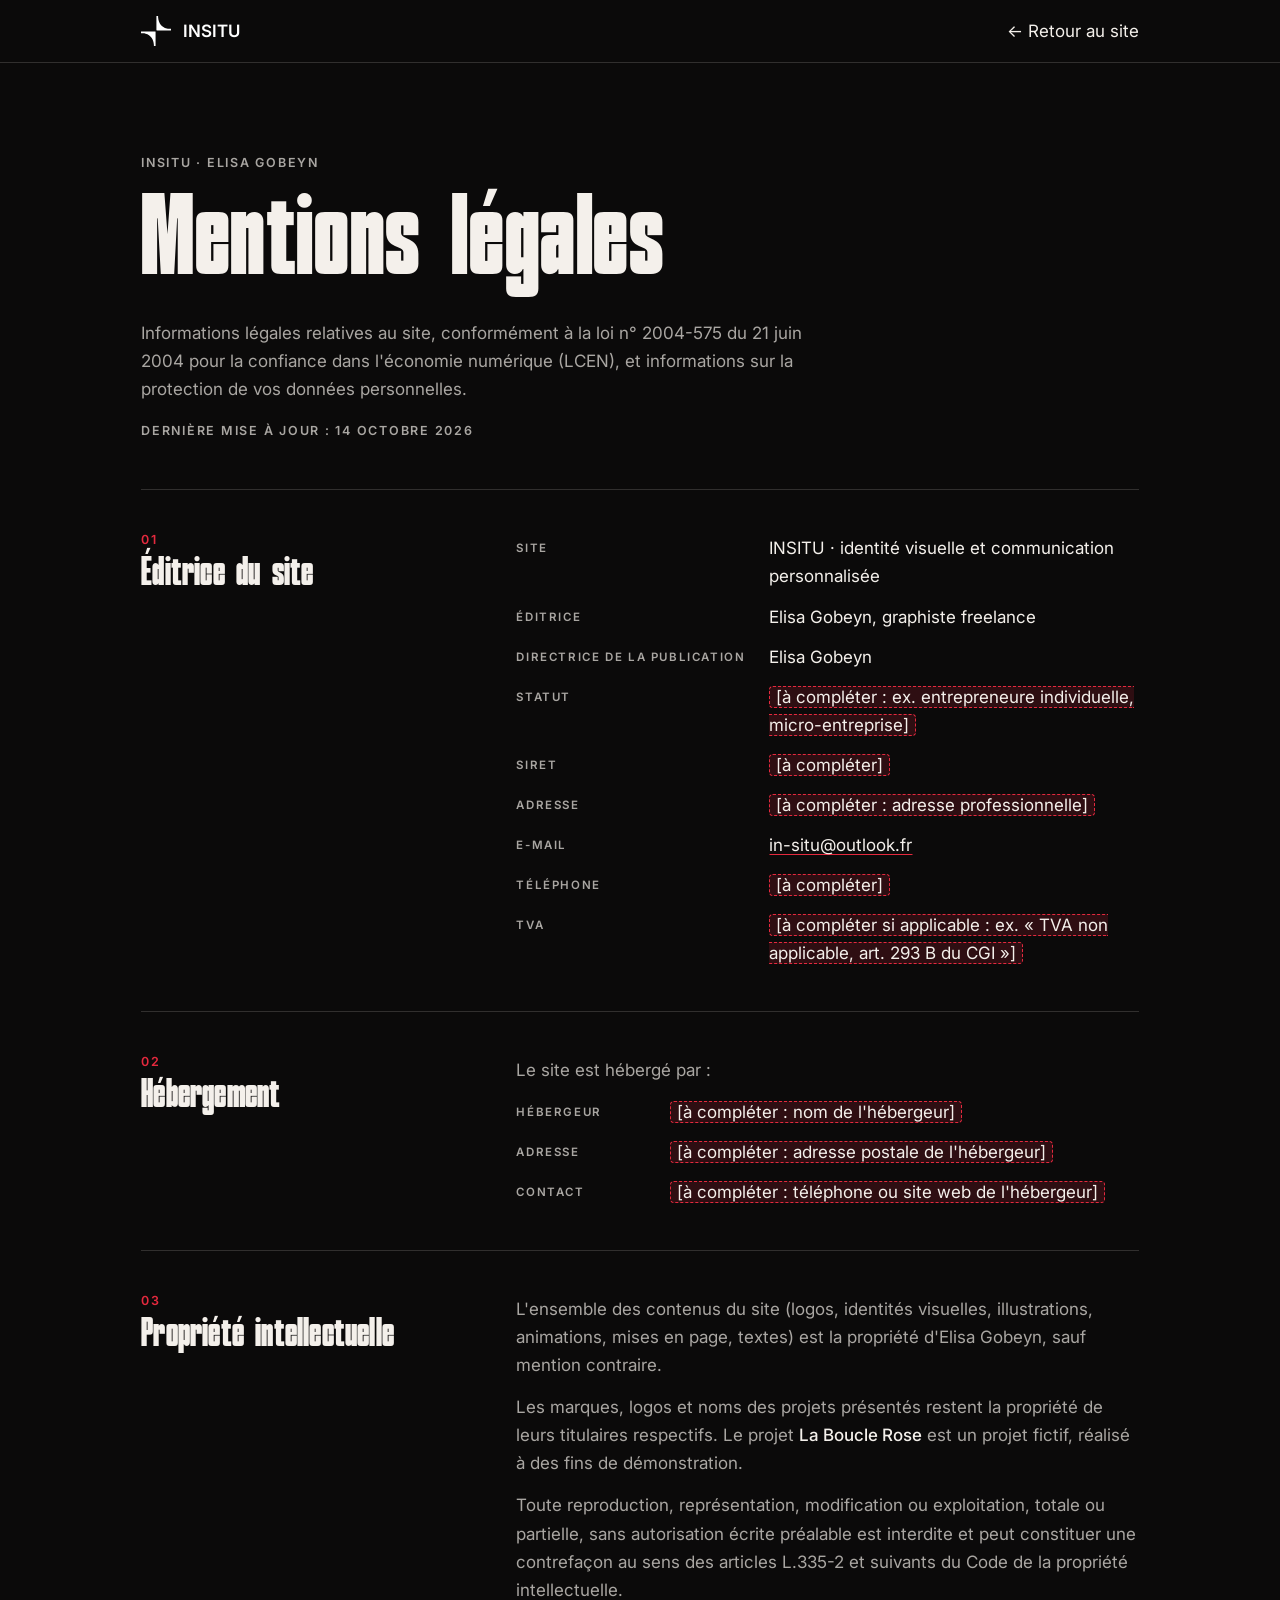
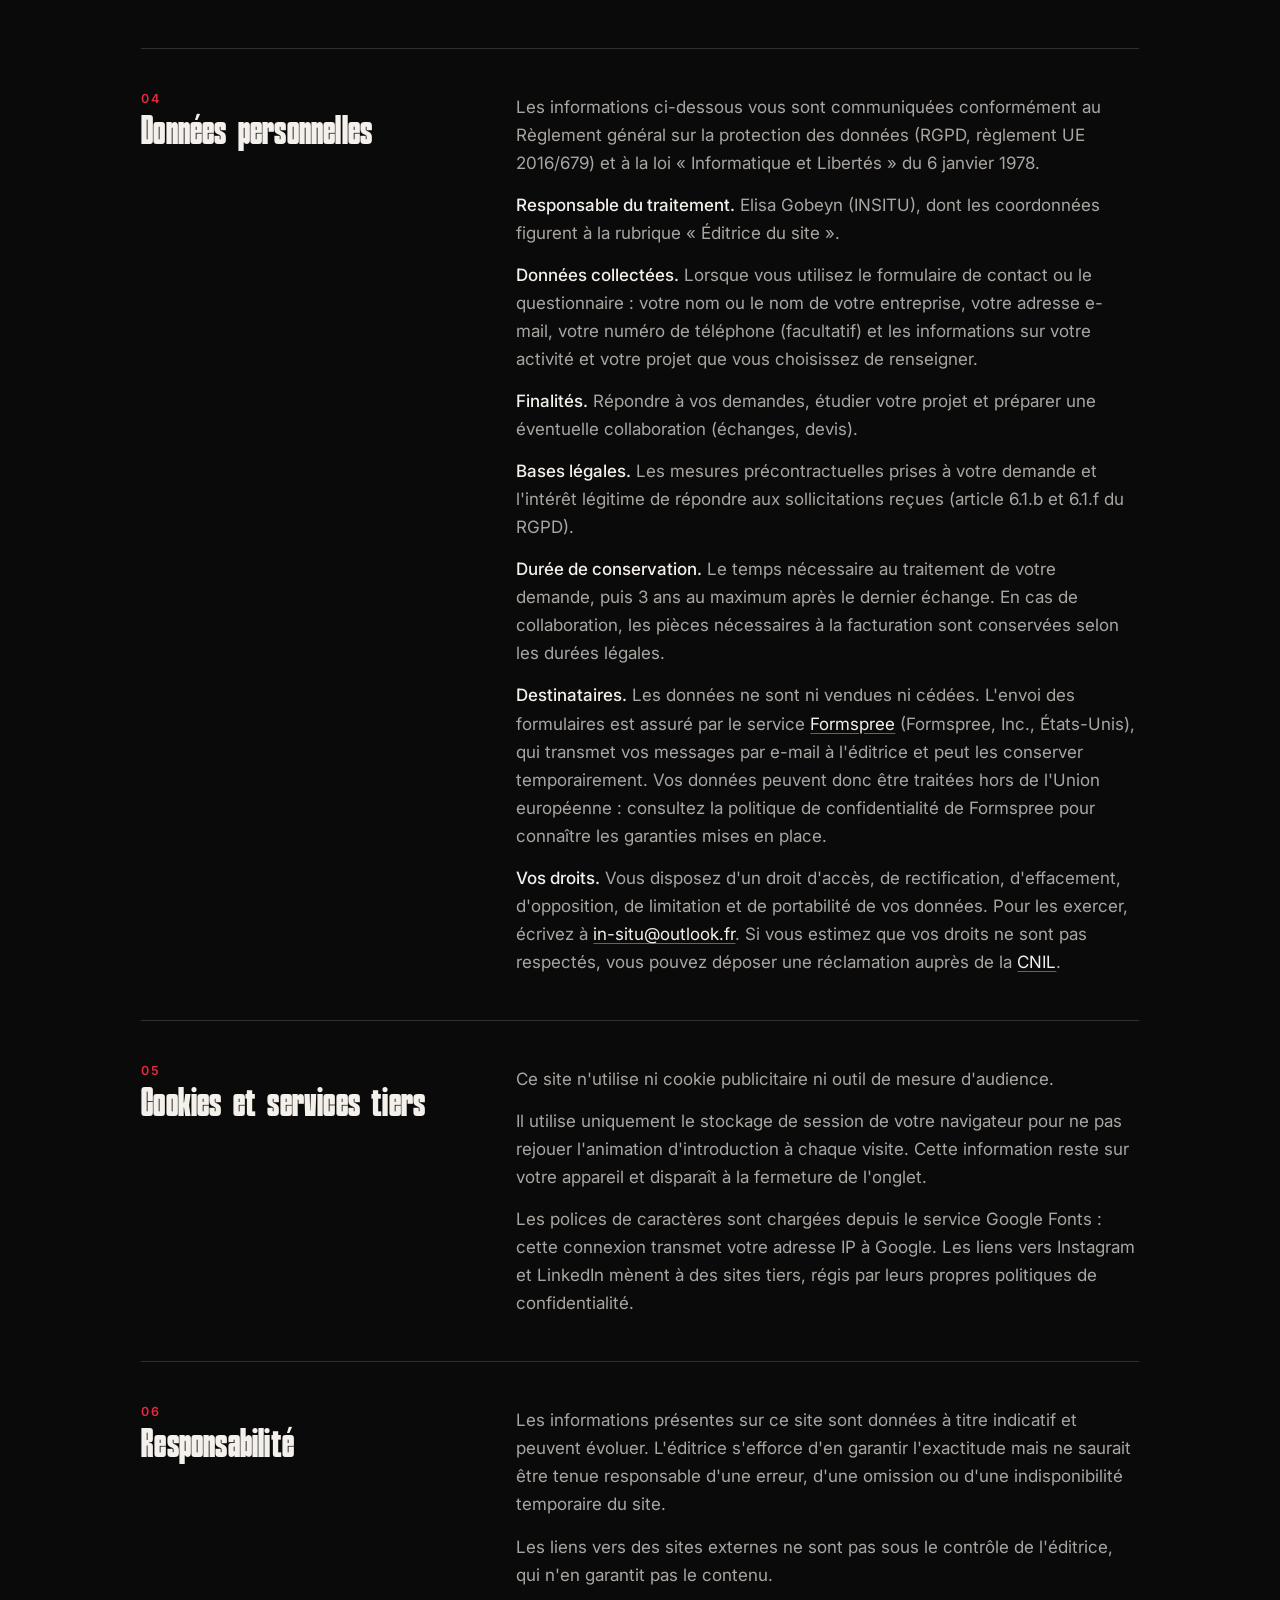
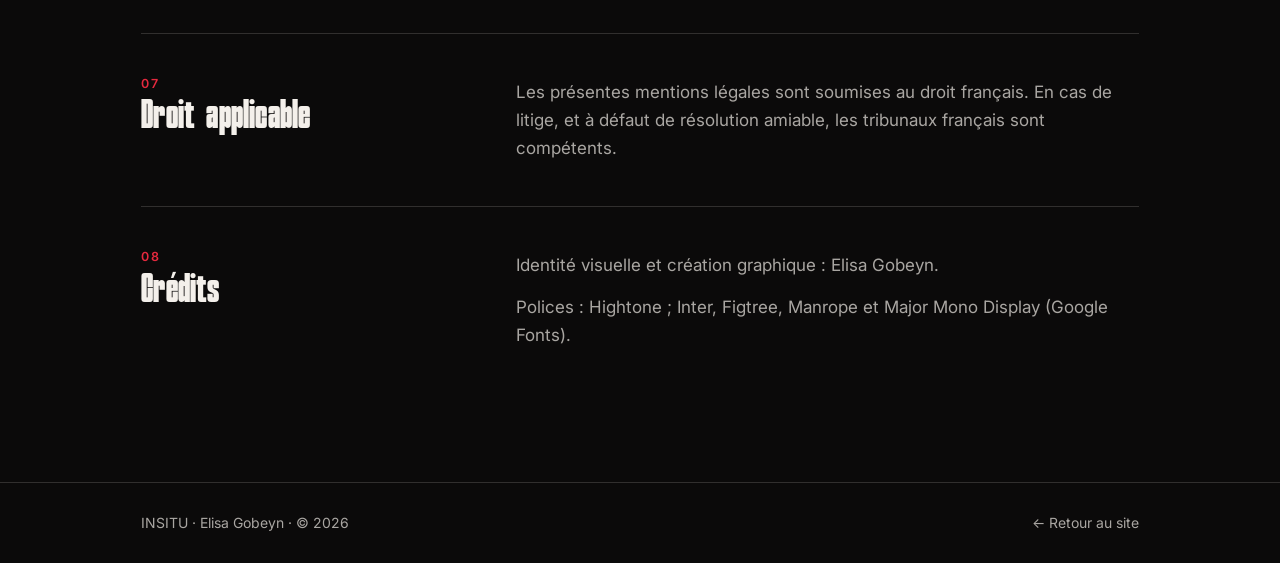
<file: Site-INSITU/modif/mentions-legales.html>
<!DOCTYPE html>
<html lang="fr">
<head>
<meta charset="UTF-8">
<meta name="viewport" content="width=device-width, initial-scale=1.0, viewport-fit=cover">
<link rel="icon" href="assets/favicon.svg" type="image/svg+xml">
<title>Mentions légales · INSITU</title>
<meta name="description" content="Mentions légales et données personnelles du site INSITU, Elisa Gobeyn, graphiste freelance à Castres (Tarn).">
<link rel="preconnect" href="https://fonts.googleapis.com">
<link rel="preconnect" href="https://fonts.gstatic.com" crossorigin>
<link href="https://fonts.googleapis.com/css2?family=Inter:wght@400;500;600;700&display=swap" rel="stylesheet">
<!-- Quand la page est affichée dans le pop-up du site, on masque l'en-tête et le pied de page -->
<script>if (self !== top) document.documentElement.classList.add('embed');</script>
<!--
  À COMPLÉTER : les zones surlignées en rouge (balise <mark class="todo">) sont des informations
  que seule l'éditrice peut fournir (statut, SIRET, adresse, téléphone, hébergeur…).
  Une fois remplies, retirer la balise <mark> autour du texte.
-->
<style>
@font-face{font-family:"Hightone";src:url(assets/hightone-regular.otf) format("opentype");font-display:swap}
:root{
  --noir:#0B0A0A;
  --surface:#161414;
  --ligne:rgba(244,240,235,.16);
  --creme:#F4F0EB;
  --blanc:#FFFFFF;
  --corail:#E5293E;
  --doux:rgba(244,240,235,.68);
  --display:"Hightone","Oswald","Arial Narrow",Impact,sans-serif;
  --texte:"Inter",system-ui,-apple-system,"Segoe UI",sans-serif;
  --gouttiere:clamp(16px,4vw,56px);
  --ease:cubic-bezier(.19,1,.22,1);
  color-scheme:dark;
}
*{box-sizing:border-box}
html{background:var(--noir);scroll-behavior:smooth;scroll-padding-top:24px}
body{margin:0;background:var(--noir);color:var(--creme);font-family:var(--texte);font-size:17px;line-height:1.65;-webkit-font-smoothing:antialiased}
a{color:inherit}
p{margin:0}
h1,h2{font-family:var(--display);font-weight:400;line-height:.95;letter-spacing:.005em;margin:0;text-wrap:balance}
::selection{background:var(--corail);color:var(--blanc)}
:focus-visible{outline:2px solid var(--corail);outline-offset:3px;border-radius:2px}
.wrap{padding-inline:var(--gouttiere);max-width:1100px;margin-inline:auto}

/* lien souligné animé (comme sur le site) */
.lien{position:relative;text-decoration:none;transition:color .35s var(--ease)}
.lien::after{content:"";position:absolute;left:0;right:0;bottom:-2px;height:1.5px;background:var(--corail);transform:scaleX(0);transform-origin:right;transition:transform .45s var(--ease)}
.lien:hover,.lien:focus-visible{color:var(--corail)}
.lien:hover::after,.lien:focus-visible::after{transform:scaleX(1);transform-origin:left}

/* en-tête (page ouverte seule) */
.barre{border-bottom:1px solid var(--ligne)}
.barre .wrap{display:flex;align-items:center;justify-content:space-between;gap:16px;padding-block:16px}
.marque{display:flex;align-items:center;gap:12px;text-decoration:none;color:var(--blanc);font-weight:600}
.marque .sym{width:30px;height:30px;transition:transform .8s var(--ease)}
.marque:hover .sym{transform:rotate(90deg)}

/* contenu */
.legal{padding-block:clamp(40px,7vw,96px) clamp(48px,7vw,96px)}
.legal-tete{display:grid;gap:18px;padding-bottom:clamp(28px,4vw,48px)}
.legal-tete h1{font-size:clamp(56px,9vw,120px)}
.legal-tete .maj{font-size:12.5px;font-weight:600;letter-spacing:.14em;text-transform:uppercase;color:var(--doux)}
.legal-tete .chapo{color:var(--doux);max-width:62ch}
.rub{display:grid;grid-template-columns:minmax(0,4fr) minmax(0,8fr);gap:14px clamp(24px,5vw,80px);padding-block:clamp(28px,4vw,44px);border-top:1px solid var(--ligne)}
.rub h2{font-size:clamp(30px,3.2vw,44px)}
.rub h2 .n{display:block;font-family:var(--texte);font-size:12.5px;font-weight:600;letter-spacing:.14em;color:var(--corail);margin-bottom:10px}
.corps{display:grid;gap:14px;color:var(--doux);max-width:64ch;align-content:start}
.corps strong{color:var(--creme);font-weight:500}
.corps a{color:var(--creme);text-underline-offset:3px;text-decoration-color:var(--corail)}
.corps a:hover{color:var(--corail)}
.corps ul{margin:0;padding-left:1.1em;display:grid;gap:6px}
.corps li::marker{color:var(--corail)}
.id{display:grid;grid-template-columns:minmax(130px,max-content) minmax(0,1fr);gap:12px 24px;margin:0}
.id dt{font-size:11.5px;font-weight:600;letter-spacing:.14em;text-transform:uppercase;color:var(--doux);padding-top:5px}
.id dd{margin:0;color:var(--creme);overflow-wrap:anywhere}
mark.todo{background:rgba(229,41,62,.16);color:var(--creme);border:1px dashed var(--corail);border-radius:4px;padding:0 6px}

/* pied de page (page ouverte seule) */
.pied{border-top:1px solid var(--ligne);padding-block:28px;font-size:14px;color:var(--doux)}
.pied .wrap{display:flex;flex-wrap:wrap;align-items:center;justify-content:space-between;gap:12px 32px}

.embed .barre,.embed .pied{display:none}
.embed .legal{padding-block:clamp(28px,5vw,64px) 40px}

@media (max-width:760px){
  body{font-size:16px}
  .rub{grid-template-columns:1fr}
  .id{grid-template-columns:1fr;gap:2px}
  .id dd{margin-bottom:12px}
}
@media (prefers-reduced-motion:reduce){
  *,*::before,*::after{animation-duration:.01ms!important;transition-duration:.01ms!important;scroll-behavior:auto!important}
}
</style>
</head>
<body>
<svg width="0" height="0" style="position:absolute" aria-hidden="true">
  <symbol id="symbole" viewBox="0 0 300 300"><path fill="currentColor" d="M128.48,285.85c-1.73-48.87-31.83-96.92-81.94-108.65-9.06-2.12-17.85-3.16-27.15-3.59l-19.38-1.19v-16.48s140.68,0,140.68,0c2.98-.16,5.03,1.57,5.03,4.56l.09,139.48-16.47.02-.85-14.15Z"/><path fill="currentColor" d="M279.93,126.4l20.06,1.19v16.5s-141.14-.01-141.14-.01c-2.49-.01-4.54-1.61-4.54-4.08l-.07-49.66L154.21,0h16.44s1.2,19.74,1.2,19.74c3.88,48.84,35.53,94.58,86.49,104.13,7.21,1.35,14.02,2.04,21.59,2.53Z"/></symbol>
</svg>

<header class="barre">
  <div class="wrap">
    <a class="marque" href="index.html" aria-label="INSITU, retour au site">
      <svg class="sym" aria-hidden="true"><use href="#symbole"/></svg>
      <span>INSITU</span>
    </a>
    <a class="lien" href="index.html">← Retour au site</a>
  </div>
</header>

<main class="legal wrap">
  <div class="legal-tete">
    <p class="maj">INSITU · Elisa Gobeyn</p>
    <h1>Mentions légales</h1>
    <p class="chapo">Informations légales relatives au site, conformément à la loi n° 2004-575 du 21 juin 2004 pour la confiance dans l'économie numérique (LCEN), et informations sur la protection de vos données personnelles.</p>
    <p class="maj">Dernière mise à jour : 14 octobre 2026</p>
  </div>

  <section class="rub" id="editeur">
    <h2><span class="n">01</span>Éditrice du site</h2>
    <div class="corps">
      <dl class="id">
        <dt>Site</dt><dd>INSITU · identité visuelle et communication personnalisée</dd>
        <dt>Éditrice</dt><dd>Elisa Gobeyn, graphiste freelance</dd>
        <dt>Directrice de la publication</dt><dd>Elisa Gobeyn</dd>
        <dt>Statut</dt><dd><mark class="todo">[à compléter : ex. entrepreneure individuelle, micro-entreprise]</mark></dd>
        <dt>SIRET</dt><dd><mark class="todo">[à compléter]</mark></dd>
        <dt>Adresse</dt><dd><mark class="todo">[à compléter : adresse professionnelle]</mark></dd>
        <dt>E-mail</dt><dd><a href="mailto:in-situ@outlook.fr">in-situ@outlook.fr</a></dd>
        <dt>Téléphone</dt><dd><mark class="todo">[à compléter]</mark></dd>
        <dt>TVA</dt><dd><mark class="todo">[à compléter si applicable : ex. « TVA non applicable, art. 293 B du CGI »]</mark></dd>
      </dl>
    </div>
  </section>

  <section class="rub" id="hebergement">
    <h2><span class="n">02</span>Hébergement</h2>
    <div class="corps">
      <p>Le site est hébergé par :</p>
      <dl class="id">
        <dt>Hébergeur</dt><dd><mark class="todo">[à compléter : nom de l'hébergeur]</mark></dd>
        <dt>Adresse</dt><dd><mark class="todo">[à compléter : adresse postale de l'hébergeur]</mark></dd>
        <dt>Contact</dt><dd><mark class="todo">[à compléter : téléphone ou site web de l'hébergeur]</mark></dd>
      </dl>
    </div>
  </section>

  <section class="rub" id="propriete">
    <h2><span class="n">03</span>Propriété intellectuelle</h2>
    <div class="corps">
      <p>L'ensemble des contenus du site (logos, identités visuelles, illustrations, animations, mises en page, textes) est la propriété d'Elisa Gobeyn, sauf mention contraire.</p>
      <p>Les marques, logos et noms des projets présentés restent la propriété de leurs titulaires respectifs. Le projet <strong>La Boucle Rose</strong> est un projet fictif, réalisé à des fins de démonstration.</p>
      <p>Toute reproduction, représentation, modification ou exploitation, totale ou partielle, sans autorisation écrite préalable est interdite et peut constituer une contrefaçon au sens des articles L.335-2 et suivants du Code de la propriété intellectuelle.</p>
    </div>
  </section>

  <section class="rub" id="donnees">
    <h2><span class="n">04</span>Données personnelles</h2>
    <div class="corps">
      <p>Les informations ci-dessous vous sont communiquées conformément au Règlement général sur la protection des données (RGPD, règlement UE 2016/679) et à la loi « Informatique et Libertés » du 6 janvier 1978.</p>
      <p><strong>Responsable du traitement.</strong> Elisa Gobeyn (INSITU), dont les coordonnées figurent à la rubrique « Éditrice du site ».</p>
      <p><strong>Données collectées.</strong> Lorsque vous utilisez le formulaire de contact ou le questionnaire : votre nom ou le nom de votre entreprise, votre adresse e-mail, votre numéro de téléphone (facultatif) et les informations sur votre activité et votre projet que vous choisissez de renseigner.</p>
      <p><strong>Finalités.</strong> Répondre à vos demandes, étudier votre projet et préparer une éventuelle collaboration (échanges, devis).</p>
      <p><strong>Bases légales.</strong> Les mesures précontractuelles prises à votre demande et l'intérêt légitime de répondre aux sollicitations reçues (article 6.1.b et 6.1.f du RGPD).</p>
      <p><strong>Durée de conservation.</strong> Le temps nécessaire au traitement de votre demande, puis 3 ans au maximum après le dernier échange. En cas de collaboration, les pièces nécessaires à la facturation sont conservées selon les durées légales.</p>
      <p><strong>Destinataires.</strong> Les données ne sont ni vendues ni cédées. L'envoi des formulaires est assuré par le service <a href="https://formspree.io" target="_blank" rel="noopener">Formspree</a> (Formspree, Inc., États-Unis), qui transmet vos messages par e-mail à l'éditrice et peut les conserver temporairement. Vos données peuvent donc être traitées hors de l'Union européenne : consultez la politique de confidentialité de Formspree pour connaître les garanties mises en place.</p>
      <p><strong>Vos droits.</strong> Vous disposez d'un droit d'accès, de rectification, d'effacement, d'opposition, de limitation et de portabilité de vos données. Pour les exercer, écrivez à <a href="mailto:in-situ@outlook.fr">in-situ@outlook.fr</a>. Si vous estimez que vos droits ne sont pas respectés, vous pouvez déposer une réclamation auprès de la <a href="https://www.cnil.fr/fr/plaintes" target="_blank" rel="noopener">CNIL</a>.</p>
    </div>
  </section>

  <section class="rub" id="cookies">
    <h2><span class="n">05</span>Cookies et services tiers</h2>
    <div class="corps">
      <p>Ce site n'utilise ni cookie publicitaire ni outil de mesure d'audience.</p>
      <p>Il utilise uniquement le stockage de session de votre navigateur pour ne pas rejouer l'animation d'introduction à chaque visite. Cette information reste sur votre appareil et disparaît à la fermeture de l'onglet.</p>
      <p>Les polices de caractères sont chargées depuis le service Google Fonts : cette connexion transmet votre adresse IP à Google. Les liens vers Instagram et LinkedIn mènent à des sites tiers, régis par leurs propres politiques de confidentialité.</p>
    </div>
  </section>

  <section class="rub" id="responsabilite">
    <h2><span class="n">06</span>Responsabilité</h2>
    <div class="corps">
      <p>Les informations présentes sur ce site sont données à titre indicatif et peuvent évoluer. L'éditrice s'efforce d'en garantir l'exactitude mais ne saurait être tenue responsable d'une erreur, d'une omission ou d'une indisponibilité temporaire du site.</p>
      <p>Les liens vers des sites externes ne sont pas sous le contrôle de l'éditrice, qui n'en garantit pas le contenu.</p>
    </div>
  </section>

  <section class="rub" id="droit">
    <h2><span class="n">07</span>Droit applicable</h2>
    <div class="corps">
      <p>Les présentes mentions légales sont soumises au droit français. En cas de litige, et à défaut de résolution amiable, les tribunaux français sont compétents.</p>
    </div>
  </section>

  <section class="rub" id="credits">
    <h2><span class="n">08</span>Crédits</h2>
    <div class="corps">
      <p>Identité visuelle et création graphique : Elisa Gobeyn.</p>
      <p>Polices : Hightone ; Inter, Figtree, Manrope et Major Mono Display (Google Fonts).</p>
    </div>
  </section>
</main>

<footer class="pied">
  <div class="wrap">
    <span>INSITU · Elisa Gobeyn · © 2026</span>
    <a class="lien" href="index.html">← Retour au site</a>
  </div>
</footer>

<script>
/* Affichée dans le pop-up du site : Échap ferme le pop-up (le clavier est capté par ce cadre) */
addEventListener('keydown', e => {
  if (e.key === 'Escape' && self !== top) parent.postMessage({insitu: 'fermer-mentions'}, '*');
});
</script>
</body>
</html>
</file>
<file: Site-INSITU/modif/style.css>
@font-face{font-family:"Hightone";src:url(assets/hightone-regular.otf) format("opentype");font-display:swap}

/* Mise en page : intro animée du symbole, puis le logo en grand sur fond noir,
   les projets juste en dessous ; chaque projet s'ouvre en fiche plein écran à ses couleurs. */
:root{
  --noir:#0B0A0A;
  --surface:#161414;
  --ligne:rgba(244,240,235,.16);
  --creme:#F4F0EB;
  --blanc:#FFFFFF;
  --corail:#E5293E;
  --aubergine:#480E28;
  --doux:rgba(244,240,235,.68);
  --display:"Hightone","Oswald","Arial Narrow",Impact,sans-serif;
  --texte:"Inter",system-ui,-apple-system,"Segoe UI",sans-serif;
  --mono:"Major Mono Display",ui-monospace,monospace;
  --gouttiere:clamp(16px,4vw,56px);
  --ease:cubic-bezier(.19,1,.22,1);
  color-scheme:dark;
}
*{box-sizing:border-box}
html{overflow-x:clip;scroll-behavior:smooth;scroll-padding-top:80px;background:var(--noir)}
body{margin:0;background:var(--noir);color:var(--creme);font-family:var(--texte);font-size:17px;line-height:1.6;-webkit-font-smoothing:antialiased;overflow-x:hidden}
body.bloque{overflow:hidden}
a{color:inherit}
img,video{display:block;max-width:100%}
h1,h2,h3{font-family:var(--display);font-weight:400;line-height:.92;letter-spacing:.005em;margin:0;text-wrap:balance}
p{margin:0}
.wrap{padding-inline:var(--gouttiere);max-width:1440px;margin-inline:auto}
::selection{background:var(--corail);color:var(--blanc)}
:focus-visible{outline:2px solid var(--corail);outline-offset:3px;border-radius:2px}

/* ---------- intro animée du symbole ---------- */
.intro-anim{position:fixed;inset:0;z-index:300;background:var(--noir);display:grid;place-items:center;transition:clip-path 1s var(--ease),visibility 0s 1s;clip-path:inset(0 0 0 0);cursor:pointer}
.intro-anim.fin{clip-path:inset(0 0 100% 0);visibility:hidden}
.intro-anim svg{width:clamp(110px,16vw,190px);height:auto;overflow:visible;color:var(--blanc)}
.intro-anim .p1,.intro-anim .p2{transform-box:view-box;transform-origin:150px 150px}
.intro-anim .p1{animation:arrive1 .9s .15s var(--ease) both}
.intro-anim .p2{animation:arrive2 .9s .15s var(--ease) both}
.intro-anim .tout{transform-origin:150px 150px;transform-box:view-box;animation:pivote 1s 1s var(--ease) both}
.intro-anim .rond{fill:none;stroke:var(--corail);stroke-width:3;stroke-dasharray:830;stroke-dashoffset:830;animation:cercle 1s .9s var(--ease) forwards;transform-origin:150px 150px;transform-box:view-box;transform:rotate(-90deg)}
@keyframes arrive1{from{transform:translate(-140px,140px);opacity:0}to{transform:none;opacity:1}}
@keyframes arrive2{from{transform:translate(140px,-140px);opacity:0}to{transform:none;opacity:1}}
@keyframes pivote{from{transform:rotate(0)}to{transform:rotate(90deg)}}
@keyframes cercle{to{stroke-dashoffset:0}}
.intro-anim .passer{position:absolute;bottom:calc(24px + env(safe-area-inset-bottom,0px));font-size:12px;letter-spacing:.14em;text-transform:uppercase;color:var(--doux)}

/* ---------- lien souligné animé ---------- */
.lien{position:relative;text-decoration:none;transition:color .35s var(--ease)}
.lien::after{content:"";position:absolute;left:0;right:0;bottom:-2px;height:1.5px;background:var(--corail);transform:scaleX(0);transform-origin:right;transition:transform .45s var(--ease)}
.lien:hover,.lien:focus-visible{color:var(--corail)}
.lien:hover::after,.lien:focus-visible::after{transform:scaleX(1);transform-origin:left}

/* ---------- en-tête ---------- */
.entete{position:sticky;top:env(safe-area-inset-top,0px);z-index:50;background:rgba(11,10,10,.82);backdrop-filter:blur(10px);-webkit-backdrop-filter:blur(10px);border-bottom:1px solid transparent;transition:border-color .3s}
.entete.defile{border-bottom-color:var(--ligne)}
.entete .wrap{display:flex;align-items:center;justify-content:space-between;gap:16px;padding-block:16px}
.marque{display:flex;align-items:center;gap:12px;text-decoration:none;color:var(--blanc)}
.marque .sym{width:30px;height:30px;transition:transform .8s var(--ease)}
.marque:hover .sym{transform:rotate(90deg)}
.marque .mot{height:24px;width:auto;opacity:0;transform:translateY(6px);transition:opacity .5s var(--ease),transform .5s var(--ease)}
.entete.defile .marque .mot{opacity:1;transform:none}
.nav{display:flex;gap:clamp(14px,3vw,36px);font-weight:500;font-size:15px}
.nav a{padding-block:4px}
.nav a.actif{color:var(--corail)}

/* ---------- haut de page : le logo ---------- */
.accueil{padding-block:clamp(32px,6vw,72px) clamp(56px,8vw,104px)}
.accueil .grand-logo{width:100%;height:auto;color:var(--creme);overflow:visible}
.accueil .grand-logo{clip-path:inset(0 0 0 0)}
.pret .accueil .grand-logo{animation:devoile 1.2s var(--ease) both}
@keyframes devoile{from{clip-path:inset(100% 0 0 0);transform:translateY(4%)}to{clip-path:inset(0 0 0 0);transform:none}}
.accueil-bas{display:grid;grid-template-columns:minmax(0,1fr) minmax(0,1fr);gap:24px clamp(24px,5vw,80px);margin-top:clamp(24px,3.5vw,44px);padding-top:22px;border-top:1px solid var(--ligne);align-items:start}
.pret .accueil-bas > *{animation:monte .9s var(--ease) both}
.pret .accueil-bas > *:nth-child(2){animation-delay:.12s}
@keyframes monte{from{transform:translateY(18px)}to{transform:none}}
.signature{font-size:clamp(18px,1.9vw,27px);line-height:1.25;font-weight:500;letter-spacing:-.01em;white-space:nowrap}
.signature span{color:var(--corail)}
@media (max-width:640px){.signature{white-space:normal}}
.presentation{display:grid;gap:20px;color:var(--doux);font-size:clamp(16px,1.3vw,18px);max-width:46ch}
.presentation strong{color:var(--creme);font-weight:500}
.descendre{display:inline-flex;align-items:center;gap:10px;color:var(--creme);font-weight:600;text-decoration:none;width:fit-content}
.descendre .fl{display:inline-block;animation:flotte 2s ease-in-out infinite}
@keyframes flotte{50%{transform:translateY(4px)}}

/* ---------- sections ---------- */
.section{padding-block:clamp(64px,9vw,128px)}
.titre-section{display:flex;align-items:baseline;justify-content:space-between;gap:16px;border-bottom:1px solid var(--ligne);padding-bottom:16px;margin-bottom:clamp(28px,4vw,48px)}
.titre-section h2{font-size:clamp(48px,7vw,96px)}

/* ---------- projets ---------- */
.grille{display:grid;grid-template-columns:repeat(2,minmax(0,1fr));gap:clamp(20px,3vw,44px)}
.carte{all:unset;display:flex;flex-direction:column;gap:18px;cursor:pointer;min-width:0}
.carte:focus-visible{outline:2px solid var(--corail);outline-offset:6px}
.media{position:relative;aspect-ratio:4/5;overflow:hidden;background:var(--fond);border-radius:4px;max-width:100%}
.media > img,.media > video{position:absolute;inset:0;width:100%;height:100%;object-fit:cover;transition:transform 1.1s var(--ease),opacity .6s var(--ease)}
.media .survol{opacity:0}
.carte:hover .media .survol,.carte:focus-visible .media .survol,.media.lecture .survol{opacity:1}
.carte:hover .media > img,.carte:hover .media > video,.carte:focus-visible .media > img{transform:scale(1.04)}
.pastille{position:absolute;left:16px;bottom:16px;background:var(--noir);color:var(--creme);font-size:11.5px;font-weight:600;letter-spacing:.12em;text-transform:uppercase;padding:7px 12px;border-radius:99px}
.legende{display:grid;grid-template-columns:minmax(0,1fr) auto;gap:4px 16px;align-items:baseline}
.legende h3{font-size:clamp(34px,3.6vw,52px);transition:color .35s var(--ease)}
.carte:hover .legende h3,.carte:focus-visible .legende h3{color:var(--accent)}
.legende .annee{font-weight:500;font-variant-numeric:tabular-nums;color:var(--doux)}
.legende .tags{grid-column:1/-1;color:var(--doux);font-size:15px}
.fleche{display:inline-block;transition:transform .45s var(--ease)}
.carte:hover .fleche{transform:translateX(6px)}
.prochain{text-decoration:none;margin-top:clamp(28px,4vw,48px);display:flex;flex-wrap:wrap;align-items:center;justify-content:space-between;gap:20px 32px;padding:clamp(24px,3.5vw,44px);border:1px dashed rgba(244,240,235,.3);border-radius:4px;transition:border-color .4s,background-color .4s}
.prochain:hover{border-color:var(--corail);background:rgba(229,41,62,.06)}
.prochain p{font-family:var(--display);font-size:clamp(30px,3.6vw,52px);line-height:.95;max-width:20ch}

/* ---------- boutons ---------- */
.btn{position:relative;display:inline-flex;align-items:center;gap:10px;font:600 16px/1 var(--texte);padding:16px 26px;border-radius:99px;border:1.5px solid var(--creme);background:transparent;color:var(--creme);text-decoration:none;cursor:pointer;overflow:hidden;isolation:isolate;transition:color .45s var(--ease),border-color .45s var(--ease)}
.btn::before{content:"";position:absolute;inset:0;background:var(--corail);transform:translateY(101%);border-radius:inherit;z-index:-1;transition:transform .5s var(--ease)}
.btn:hover,.btn:focus-visible{color:var(--blanc);border-color:var(--corail)}
.btn:hover::before,.btn:focus-visible::before{transform:none}
.btn.plein{background:var(--creme);color:var(--noir)}
.btn.plein:hover,.btn.plein:focus-visible{color:var(--blanc)}
.btn:hover .fleche{transform:translateX(4px)}

/* ---------- à propos ---------- */
.apropos-grille{display:grid;grid-template-columns:minmax(0,5fr) minmax(0,7fr);gap:clamp(28px,5vw,88px);align-items:center}
.portrait{position:relative;aspect-ratio:4/5;border-radius:4px;background:var(--surface);overflow:hidden;display:grid;place-items:center;max-width:100%;margin:0;border:1px solid var(--ligne)}
.portrait svg{width:40%;aspect-ratio:1;height:auto;color:var(--blanc);transition:transform 1.2s var(--ease),color .6s}
.portrait:hover svg{transform:rotate(180deg);color:var(--corail)}
.portrait figcaption{position:absolute;left:16px;bottom:14px;font-size:12px;font-weight:600;letter-spacing:.12em;text-transform:uppercase;color:var(--doux)}
.apropos .texte{display:grid;gap:22px;max-width:56ch}
.apropos .accroche{font-size:clamp(24px,2.5vw,34px);line-height:1.25;font-weight:500;letter-spacing:-.01em}
.apropos .accroche span{color:var(--corail)}
.apropos .texte > p:not(.accroche){color:var(--doux)}
.fiche-id{display:grid;grid-template-columns:repeat(3,minmax(0,1fr));gap:12px 20px;margin:8px 0 0;padding-top:18px;border-top:1px solid var(--ligne)}
.fiche-id dt{font-size:11.5px;font-weight:600;letter-spacing:.14em;text-transform:uppercase;color:var(--doux);margin-bottom:4px}
.fiche-id dd{margin:0;font-size:15px}
@media (max-width:640px){.fiche-id{grid-template-columns:1fr}}
.etiquettes{display:flex;flex-wrap:wrap;justify-content:center;gap:8px;list-style:none;margin:6px 0 0;padding:0}
.etiquettes li{font-size:14px;font-weight:500;padding:8px 14px;border:1px solid var(--ligne);border-radius:99px;transition:border-color .3s,color .3s,background-color .3s}
.etiquettes li:hover{border-color:var(--corail);color:var(--blanc);background:var(--corail)}
.parcours{margin-top:clamp(56px,7vw,96px);display:grid;grid-template-columns:repeat(4,minmax(0,1fr));list-style:none;padding:0;margin-bottom:0;position:relative}
.parcours::before{content:"";position:absolute;left:6px;right:0;top:6px;height:1px;background:var(--ligne)}
.parcours li{position:relative;padding:34px 20px 0 0}
.parcours li::before{content:"";position:absolute;left:0;top:0;width:13px;height:13px;border-radius:50%;background:var(--noir);border:1.5px solid var(--creme);transition:background-color .35s,border-color .35s,transform .45s var(--ease)}
.parcours li:hover::before{background:var(--corail);border-color:var(--corail);transform:scale(1.35)}
.parcours .num{font-family:var(--display);font-size:22px;color:var(--corail);display:block;line-height:1;margin-bottom:8px}
.parcours strong{display:block;font-weight:600;font-size:17px;margin-bottom:4px}
.parcours span.det{color:var(--doux);font-size:15px}

/* ---------- contact ---------- */
.contact-grille{display:grid;grid-template-columns:minmax(0,1fr) minmax(0,1fr);gap:clamp(32px,6vw,96px);align-items:start}
#contact h2{font-size:clamp(64px,10vw,150px)}
#contact h2 .point{color:var(--corail)}
#contact .chapo{margin-top:22px;max-width:40ch;font-size:clamp(17px,1.4vw,19px);color:var(--doux)}
.actions{display:flex;flex-wrap:wrap;gap:12px;margin-top:30px}
.coord{margin-top:36px;display:grid;gap:14px;font-size:16px}
.coord .ligne{display:flex;flex-wrap:wrap;align-items:center;gap:6px 14px}
.coord .etiquette{font-size:12px;font-weight:600;letter-spacing:.12em;text-transform:uppercase;color:var(--doux);min-width:90px}
.copier{all:unset;cursor:pointer;font-size:13px;font-weight:600;padding:5px 11px;border-radius:99px;border:1px solid var(--ligne);transition:border-color .3s,background-color .3s,color .3s}
.copier:hover,.copier:focus-visible{border-color:var(--corail);color:var(--corail)}
.copier.ok{background:var(--corail);border-color:var(--corail);color:var(--blanc)}
.form{background:var(--surface);border-radius:4px;padding:clamp(22px,3vw,40px);display:grid;gap:22px;border:1px solid var(--ligne)}
.champ{display:grid;gap:6px;min-width:0}
.champ > label,.champ legend,.q-label{font-size:12.5px;font-weight:600;letter-spacing:.1em;text-transform:uppercase;color:var(--doux);padding:0}
.champ input:not([type=checkbox]):not([type=radio]),.champ textarea{font:inherit;color:var(--creme);background:transparent;border:0;border-bottom:1.5px solid rgba(244,240,235,.25);padding:10px 0;border-radius:0;transition:border-color .35s;resize:vertical;width:100%}
.champ input:focus,.champ textarea:focus{outline:none;border-color:var(--corail)}
.champ input::placeholder,.champ textarea::placeholder{color:rgba(244,240,235,.35)}
fieldset.champ{border:0;margin:0;padding:0}
.puces{position:relative;display:flex;flex-wrap:wrap;gap:8px;margin-top:6px}
.puces input{position:absolute;left:0;top:0;width:1px;height:1px;opacity:0;pointer-events:none}
.puces label{cursor:pointer;font-size:14.5px;font-weight:500;color:var(--creme);padding:8px 14px;border-radius:99px;border:1px solid rgba(244,240,235,.25);transition:all .3s var(--ease);display:inline-flex;align-items:center;gap:8px}
.puces label:hover{border-color:var(--corail)}
.puces input:checked + label{background:var(--creme);border-color:var(--creme);color:var(--noir)}
.puces input:focus-visible + label{outline:2px solid var(--corail);outline-offset:2px}
.puces .pastille-c{width:12px;height:12px;border-radius:50%;background:var(--c);border:1px solid rgba(244,240,235,.3)}
.merci{font-weight:500;background:rgba(229,41,62,.14);border:1px solid rgba(229,41,62,.4);padding:14px 16px;border-radius:4px}

/* ---------- pied ---------- */
.pied{border-top:1px solid var(--ligne);padding-block:32px}
.pied .wrap{display:flex;flex-wrap:wrap;align-items:center;justify-content:space-between;gap:16px 32px;font-size:14px;color:var(--doux)}
.pied .gauche{display:flex;align-items:center;gap:14px}
.pied .sym{width:26px;height:26px;color:var(--blanc)}
.pied nav{display:flex;flex-wrap:wrap;gap:20px}

/* ---------- curseur perso ---------- */
.curseur{position:fixed;left:0;top:0;z-index:400;pointer-events:none;width:10px;height:10px;margin:-5px 0 0 -5px;border-radius:50%;background:var(--corail);display:grid;place-items:center;color:var(--blanc);font:600 13px/1 var(--texte);letter-spacing:.04em;transition:width .45s var(--ease),height .45s var(--ease),margin .45s var(--ease),background-color .3s,opacity .3s;opacity:0}
.curseur.visible{opacity:1}
.curseur span{opacity:0;transition:opacity .25s}
.curseur.lien-survol{width:36px;height:36px;margin:-18px 0 0 -18px;background:rgba(229,41,62,.3)}
.curseur.voir{width:92px;height:92px;margin:-46px 0 0 -46px;background:var(--curseur,var(--corail))}
.curseur.voir span{opacity:1}

/* ---------- panneaux plein écran (fiches projets + questionnaire) ---------- */
.fiche{position:fixed;inset:0;z-index:100;background:var(--f-fond);color:var(--f-texte);overflow-y:auto;overscroll-behavior:contain;clip-path:inset(100% 0 0 0);visibility:hidden;transition:clip-path .9s var(--ease),visibility 0s .9s}
.fiche.ouverte{clip-path:inset(0 0 0 0);visibility:visible;transition:clip-path .9s var(--ease),visibility 0s}
.fiche-barre{position:sticky;top:0;z-index:2;display:flex;justify-content:space-between;align-items:center;gap:16px;padding:calc(14px + env(safe-area-inset-top,0px)) var(--gouttiere) 14px;background:color-mix(in srgb,var(--f-fond) 88%,transparent);backdrop-filter:blur(10px);-webkit-backdrop-filter:blur(10px)}
.fiche-barre .fil{font-size:12.5px;font-weight:600;letter-spacing:.12em;text-transform:uppercase;opacity:.75}
.fermer{all:unset;cursor:pointer;display:inline-flex;align-items:center;gap:10px;font-weight:600;padding:10px 16px;border-radius:99px;border:1px solid color-mix(in srgb,var(--f-texte) 35%,transparent);transition:background-color .35s,color .35s,border-color .35s}
.fermer:hover,.fermer:focus-visible{background:var(--f-accent);border-color:var(--f-accent);color:var(--f-fond)}
.fermer .x{display:inline-block;transition:transform .5s var(--ease)}
.fermer:hover .x{transform:rotate(90deg)}
.fiche-contenu{padding-inline:var(--gouttiere);max-width:1280px;margin-inline:auto;padding-block:clamp(28px,5vw,64px) 40px}
/* ---- fiches projets : même structure, univers propre à chaque projet ---- */
.p-tete{display:grid;justify-items:start;gap:18px;padding-block:clamp(20px,4vw,56px) clamp(28px,4vw,48px)}
.p-logo{width:min(100%,var(--logo-l,980px));height:auto;overflow:visible}
.p-signature{font-size:clamp(11px,1.1vw,14px);font-weight:600;letter-spacing:.32em;text-transform:uppercase;color:var(--f-accent)}
.p-signature .pt{color:var(--f-accent-2)}
.p-infos{display:grid;grid-template-columns:repeat(4,minmax(0,1fr));gap:18px 28px;border-block:1px solid color-mix(in srgb,var(--f-texte) 20%,transparent);padding-block:20px;margin:0 0 clamp(24px,3vw,36px)}
.p-infos dt{font-size:11.5px;font-weight:600;letter-spacing:.14em;text-transform:uppercase;opacity:.6;margin-bottom:6px}
.p-infos dd{margin:0;font-size:15.5px;line-height:1.45}
.p-intro{font-size:clamp(19px,1.8vw,24px);line-height:1.45;max-width:52ch;margin-bottom:clamp(40px,6vw,80px)}
.p-intro strong{color:var(--f-accent);font-weight:600}
.compo{display:grid;grid-template-columns:repeat(12,minmax(0,1fr));gap:clamp(12px,1.6vw,22px);align-items:start}
.compo > *{min-width:0}
.bloc{border-radius:6px;overflow:hidden;background:var(--f-cadre);position:relative}
.bloc img,.bloc video{width:100%;height:auto;display:block}
.s12{grid-column:span 12}.s8{grid-column:span 8}.s7{grid-column:span 7}.s6{grid-column:span 6}.s5{grid-column:span 5}.s4{grid-column:span 4}
.note{font-size:13.5px;opacity:.65;margin-top:8px}
/* apparition au défilement */
.anim{transition:clip-path 1.2s var(--ease),transform 1.2s var(--ease)}
.anim.attente{clip-path:inset(12% 0 12% 0 round 6px);transform:translateY(40px) scale(.97)}
.anim.gauche.attente{transform:translateX(-60px)}
.anim.droite.attente{transform:translateX(60px)}
.parallaxe img{will-change:transform}
/* nuancier */
.nuancier{display:flex;gap:8px;height:clamp(200px,24vw,320px)}
.nuance{all:unset;flex:1;border-radius:6px;background:var(--c);color:var(--t);padding:16px;display:flex;flex-direction:column;justify-content:flex-end;gap:2px;cursor:pointer;transition:flex-grow .7s var(--ease),transform .9s var(--ease);box-shadow:inset 0 0 0 1px rgba(127,127,127,.18);min-width:0;overflow:hidden}
.nuance:hover,.nuance:focus-visible{flex-grow:2.2}
.nuance strong{font-size:15px;font-weight:600;white-space:nowrap}
.nuance small{font-size:13px;opacity:.8;font-variant-numeric:tabular-nums;white-space:nowrap}
.nuance .copie{font-size:12px;opacity:0;transition:opacity .3s;white-space:nowrap}
.nuance:hover .copie,.nuance:focus-visible .copie{opacity:.75}
.nuancier.attente .nuance{transform:translateY(110%)}
.nuancier .nuance:nth-child(2){transition-delay:0s,.07s}.nuancier .nuance:nth-child(3){transition-delay:0s,.14s}.nuancier .nuance:nth-child(4){transition-delay:0s,.21s}.nuancier .nuance:nth-child(5){transition-delay:0s,.28s}
.nuancier{overflow:hidden;border-radius:6px}
/* ---- Vitrine & Co ---- */
.vc .p-logo .gl{transform-box:fill-box;transform-origin:center}
.vc.joue .p-logo .gl{animation:glyphe .7s calc(var(--i) * 70ms + .3s) var(--ease) both}
@keyframes glyphe{from{opacity:0;transform:translateY(40%)}to{opacity:1;transform:none}}
.vc.joue .p-logo .gl:first-child{animation-name:chevG}
.vc.joue .p-logo .gl:last-child{animation-name:chevD}
@keyframes chevG{from{opacity:0;transform:translateX(-150%)}to{opacity:1;transform:none}}
@keyframes chevD{from{opacity:0;transform:translateX(150%)}to{opacity:1;transform:none}}
.vc .p-intro,.vc .p-infos dd{font-family:"Manrope",var(--texte)}
.degrade-bloc{background:radial-gradient(120% 120% at 0% 0%,#6045F4 0%,transparent 55%),radial-gradient(120% 120% at 100% 100%,#53E6D4 0%,transparent 55%),#0F1417}
.flip-zone{display:grid;place-items:center;padding:clamp(28px,6vw,80px) clamp(16px,4vw,48px);perspective:1600px;cursor:pointer}
.flip{position:relative;width:min(560px,100%);aspect-ratio:1488/963;transform-style:preserve-3d;transition:transform 1.2s var(--ease)}
.flip img{position:absolute;inset:0;width:100%;height:100%;border-radius:12px;backface-visibility:hidden;box-shadow:0 30px 60px rgba(0,0,0,.45)}
.flip img.dos{transform:rotateY(180deg)}
.flip-zone:hover .flip,.flip-zone:focus-visible .flip,.flip.retourne{transform:rotateY(180deg)}
.flip-zone:hover .flip.retourne{transform:rotateY(0)}
.code-ligne{font-family:var(--mono);font-size:clamp(22px,3.6vw,52px);color:#EEEEF0;padding:clamp(28px,5vw,64px);display:grid;place-items:center;text-align:center;min-height:100%}
.code-ligne .chev{color:#53E6D4}.code-ligne .esp{color:#6045F4}
.caret{display:inline-block;width:.08em;height:.9em;background:#6045F4;vertical-align:-.08em;margin-left:.05em;animation:clignote 1s steps(1) infinite}
@keyframes clignote{50%{opacity:0}}
/* ---- La Boucle Rose ---- */
.br .p-logo{--logo-l:720px}
.br .p-logo path{fill:none;stroke:#E04C86;stroke-width:17;stroke-linecap:round;stroke-linejoin:round}
.br.joue .p-logo path{animation:trace 2.8s .3s var(--ease) both}
@keyframes trace{from{stroke-dashoffset:var(--longueur)}to{stroke-dashoffset:0}}
.br .p-signature{color:#471128;letter-spacing:.3em}
.br .p-signature .pt{color:#D63A45}
.terrain{position:relative;height:clamp(420px,52vw,640px);background:#471128;border-radius:6px;overflow:hidden;touch-action:none}
.terrain .aide{position:absolute;left:18px;bottom:14px;font-size:12px;font-weight:600;letter-spacing:.14em;text-transform:uppercase;color:#F6EEE6;opacity:.6;pointer-events:none}
.sticker{position:absolute;width:var(--w,24%);left:var(--x);top:var(--y);transform:rotate(var(--r));cursor:grab;user-select:none;-webkit-user-drag:none;filter:drop-shadow(0 10px 14px rgba(0,0,0,.35));transition:transform .5s var(--ease),filter .3s}
.sticker:hover{transform:rotate(calc(var(--r) * -1)) scale(1.06)}
.sticker.tenu{cursor:grabbing;transition:none;filter:drop-shadow(0 22px 26px rgba(0,0,0,.45));z-index:5}
.terrain.attente .sticker{transform:rotate(var(--r)) scale(0);}
.terrain .sticker{transition:transform .7s cubic-bezier(.34,1.56,.64,1),filter .3s}
.dossards{position:relative;aspect-ratio:16/11;background:#F0E4D8;border-radius:6px;overflow:hidden}
.dossards img{position:absolute;width:68%;border-radius:8px;box-shadow:0 26px 46px rgba(71,17,40,.35);transition:transform 1.4s var(--ease)}
.dossards img:nth-child(1){left:16%;top:18%;transform:rotate(-5deg) translate(-14%,-10%)}
.dossards img:nth-child(2){left:16%;top:18%;transform:rotate(4deg) translate(14%,12%)}
.dossards.attente img:nth-child(1),.dossards.attente img:nth-child(2){transform:rotate(0) translate(0,0)}
.dossards:hover img:nth-child(1){transform:rotate(-8deg) translate(-18%,-14%)}
.dossards:hover img:nth-child(2){transform:rotate(7deg) translate(18%,16%)}
.suivant{all:unset;cursor:pointer;display:flex;flex-wrap:wrap;justify-content:space-between;align-items:baseline;gap:12px;width:100%;box-sizing:border-box;margin-top:clamp(56px,8vw,112px);padding-block:28px;border-top:1px solid color-mix(in srgb,var(--f-texte) 25%,transparent)}
.suivant small{font-size:12.5px;font-weight:600;letter-spacing:.12em;text-transform:uppercase;opacity:.65}
.suivant strong{font-family:var(--display);font-weight:400;font-size:clamp(40px,6vw,88px);line-height:.95;transition:color .4s var(--ease)}
.suivant:hover strong,.suivant:focus-visible strong{color:var(--f-accent)}
@media (max-width:900px){
  .p-infos{grid-template-columns:1fr 1fr}
  .s8,.s7,.s6,.s5,.s4{grid-column:span 12}
  .nuancier{flex-direction:column;height:auto}
  .nuance{min-height:60px;flex-direction:row;align-items:center;justify-content:space-between;gap:12px}
  .nuance:hover,.nuance:focus-visible{flex-grow:1}
  .terrain{height:clamp(380px,110vw,560px)}
  .sticker{width:calc(var(--w,24%) * 1.45)}
}

/* ---- couverture Vitrine & Co (carte projet) ---- */
.vc-couv{position:absolute;inset:0;display:grid;place-items:center;padding:12%}
.vc-couv svg{width:100%;height:auto;overflow:visible}
.vc-couv .gl{transform-box:fill-box;transform-origin:center}
.carte:hover .vc-couv .gl,.carte:focus-visible .vc-couv .gl,.media.lecture .vc-couv .gl{animation:glyphe .6s calc(var(--i) * 60ms) var(--ease) both}
.carte:hover .vc-couv .gl:first-child,.carte:focus-visible .vc-couv .gl:first-child,.media.lecture .vc-couv .gl:first-child{animation-name:chevG}
.carte:hover .vc-couv .gl:last-child,.carte:focus-visible .vc-couv .gl:last-child,.media.lecture .vc-couv .gl:last-child{animation-name:chevD}
.vc-couv .baseline{position:absolute;bottom:18%;font-family:"Manrope",var(--texte);font-size:clamp(9px,.9vw,12px);letter-spacing:.34em;color:#EEEEF0;opacity:.8;text-transform:uppercase}

/* ---- traits du logo (comme sur la carte de visite) ---- */
.grand-logo .traits{mix-blend-mode:difference}
.grand-logo .trait{fill:none;stroke:var(--creme);stroke-width:1.4px;vector-effect:non-scaling-stroke;stroke-dasharray:1;stroke-dashoffset:1;transition:stroke-dashoffset 1.1s var(--ease)}
.accueil h1:hover .trait,.accueil h1.actif .trait{stroke-dashoffset:0}
.accueil h1{cursor:crosshair}

/* ---- compléments fiches v6 ---- */
.code-bloc{background:#141B1F}
.code-ligne{padding:clamp(40px,8vw,110px) 16px;font-size:clamp(28px,6vw,92px);overflow:hidden;white-space:nowrap}
.typo-bloc{display:grid;gap:0;align-content:stretch}
.typo,.typo-img{display:grid;grid-template-columns:auto 1fr;align-items:center;gap:20px;padding:clamp(18px,2.4vw,30px);border-bottom:1px solid color-mix(in srgb,var(--f-texte) 12%,transparent)}
.typo:last-child,.typo-img:last-child{border-bottom:0}
.typo .ex{font-size:clamp(56px,6vw,88px);line-height:1;color:var(--f-accent);min-width:1.4em}
.typo strong,.typo-img strong{display:block;font-size:17px;font-weight:600}
.typo small,.typo-img small{font-size:13.5px;opacity:.65}
.ex-trace{width:clamp(110px,12vw,170px);height:auto}
.ex-trace path{fill:none;stroke:var(--f-accent);stroke-width:22;stroke-linecap:round;stroke-linejoin:round}
.typo-img{grid-template-columns:1fr}
.typo-img img{border-radius:4px}
.br .typo-bloc{background:var(--f-cadre)}
/* vidéo topographique mise en avant */
.video-bloc{display:grid;place-items:center}
.video-bloc video{width:min(100%,760px)}
.affiche-bloc{padding:clamp(20px,4vw,56px)}
.affiche-bloc img{width:min(100%,560px);margin-inline:auto;border-radius:4px;box-shadow:0 30px 60px rgba(71,17,40,.4)}
.br .dossards{background:transparent}
.br .terrain{background:#E04C86}
.br .p-signature{color:var(--f-texte)}
.br .p-signature .pt{color:#D63A45}
/* carrousel plaquette */
.diapo{display:grid;gap:14px}
.diapo-piste{display:flex;gap:clamp(12px,1.6vw,22px);overflow-x:auto;scroll-snap-type:x mandatory;scrollbar-width:none;border-radius:6px}
.diapo-piste::-webkit-scrollbar{display:none}
.diapo-vue{all:unset;flex:0 0 82%;scroll-snap-align:center;border-radius:6px;overflow:hidden;cursor:zoom-in;background:var(--f-cadre);transition:transform .7s var(--ease),opacity .5s}
.diapo-vue:first-child{margin-left:9%}.diapo-vue:last-child{margin-right:9%}
.diapo-vue img{width:100%;height:auto;display:block;transition:transform 1s var(--ease)}
.diapo-vue:hover img{transform:scale(1.04)}
.diapo-vue:not(.active){opacity:.45;transform:scale(.94)}
.diapo-nav{display:flex;align-items:center;justify-content:space-between;gap:16px;flex-wrap:wrap}
.diapo-titre{font-size:13px;font-weight:600;letter-spacing:.12em;text-transform:uppercase;opacity:.7;font-variant-numeric:tabular-nums}
.diapo-points{display:flex;gap:6px}
.diapo-points i{width:22px;height:3px;border-radius:3px;background:color-mix(in srgb,var(--f-texte) 25%,transparent);transition:background-color .4s,width .4s var(--ease)}
.diapo-points i.on{background:var(--f-accent);width:38px}
.diapo-fleches{display:flex;gap:8px}
.diapo-fleches button{all:unset;cursor:pointer;width:44px;height:44px;display:grid;place-items:center;border-radius:50%;border:1px solid color-mix(in srgb,var(--f-texte) 30%,transparent);transition:background-color .3s,color .3s,border-color .3s}
.diapo-fleches button:hover,.diapo-fleches button:focus-visible{background:var(--f-accent);border-color:var(--f-accent);color:var(--f-fond)}
/* zoom */
.zoom{position:fixed;inset:0;z-index:250;background:rgba(10,12,14,.94);display:grid;place-items:center;padding:clamp(16px,4vw,56px);animation:fondu .4s ease}
.zoom[hidden]{display:none}
.zoom img{max-width:100%;max-height:86vh;border-radius:6px;animation:agrandit .6s var(--ease)}
.zoom .fermer{position:absolute;top:calc(16px + env(safe-area-inset-top,0px));right:16px;color:#EEEEF0}
@keyframes fondu{from{opacity:0}}
@keyframes agrandit{from{transform:scale(.85)}}
/* devis qui s'imprime */
.devis-bloc{background:#EEEEF0;padding:clamp(18px,3vw,40px) clamp(18px,3vw,40px) 0;overflow:hidden}
.imprime{position:relative}
.imprime img{box-shadow:0 -2px 0 #0F1417, 0 20px 40px rgba(0,0,0,.15);transition:transform 2.2s cubic-bezier(.45,.05,.25,1)}
.devis-bloc.anim.attente{clip-path:none;transform:none}
.devis-bloc.attente .imprime img{transform:translateY(-100%)}
.devis-bloc:hover .imprime img{transform:translateY(-6%)}
@media (max-width:900px){ .diapo-vue{flex-basis:90%} .diapo-vue:first-child{margin-left:5%} .diapo-vue:last-child{margin-right:5%} }

/* ---- grand logo : le symbole tourne comme l'icône ---- */
.grand-logo .pivot{transform-box:view-box;transform-origin:74.1px 76.07px}
.accueil h1:hover .pivot,.accueil h1.actif .pivot{animation:tourne 1.4s var(--ease)}
@keyframes tourne{to{transform:rotate(360deg)}}
.accueil h1{cursor:pointer}
/* carte Boucle : aperçu animation */
.br-couv{position:absolute;inset:0;background:#F5ECE4}
.br-couv img,.br-couv video{position:absolute;inset:0;width:100%;height:100%;object-fit:contain;transition:opacity .4s}
.br-couv video{opacity:0}
.carte:hover .br-couv video,.media.lecture .br-couv video{opacity:1}


/* ---- retouches v7 ---- */
.devis-bloc{display:grid;justify-items:center}
.devis-bloc .imprime{width:min(100%,560px)}
.video-carre{display:grid;justify-items:center}
.video-carre .bloc{width:min(100%,860px);aspect-ratio:1;background:#F5ECE4}
.video-carre video{width:100%;height:100%;object-fit:cover}
.colonne-br{display:grid;grid-template-rows:auto 1fr;gap:clamp(12px,1.6vw,22px);align-self:stretch}
.compo > .affiche-bloc{align-self:stretch;display:grid;place-items:center}
.anim.plein{display:grid}
.nuancier-plein{height:100%;min-height:200px}
.filson{font-family:"filson-pro","Figtree",var(--texte);font-weight:500}
.typo-tape{padding:clamp(18px,2.4vw,30px);font-size:clamp(22px,2.2vw,32px);line-height:1.2;color:var(--f-texte);min-height:2.6em}
.caret.rose{background:#E04C86}
.incline{position:relative;width:min(100%,560px);transform-style:preserve-3d;transition:transform .6s var(--ease)}
.incline img{width:100%;border-radius:4px;box-shadow:0 30px 60px rgba(71,17,40,.4)}
.affiche-bloc .incline img{box-shadow:0 30px 60px rgba(71,17,40,.4)}
.incline .reflet{position:absolute;inset:0;border-radius:4px;background:radial-gradient(circle at var(--mx,50%) var(--my,50%),rgba(255,255,255,.28),transparent 45%);opacity:0;transition:opacity .4s;pointer-events:none;mix-blend-mode:soft-light}
.affiche-bloc:hover .reflet{opacity:1}
.br .dossards{overflow:visible;aspect-ratio:16/10;margin-block:clamp(10px,3vw,40px)}
.br .dossards img{width:60%;left:20%;top:16%}
.br .dossards img:nth-child(1){transform:rotate(-5deg) translate(-12%,-8%)}
.br .dossards img:nth-child(2){transform:rotate(4deg) translate(12%,10%)}
.br .dossards:hover img:nth-child(1){transform:rotate(-7deg) translate(-16%,-11%)}
.br .dossards:hover img:nth-child(2){transform:rotate(6deg) translate(16%,13%)}
.apropos .outils{font-size:clamp(19px,1.7vw,23px);line-height:1.45;color:var(--creme);padding-left:18px;border-left:2px solid var(--corail)}
.apropos .outils span{color:var(--corail)}
@media (max-width:900px){.colonne-br{grid-template-rows:auto auto}.nuancier-plein{height:auto}}

/* ---------- questionnaire ---------- */
.q-contenu{max-width:820px}
.q-tete{display:grid;gap:14px;margin-bottom:28px}
.q-tete h2{font-size:clamp(48px,7vw,96px)}
.q-tete p{color:var(--doux);max-width:52ch}
.progression{display:flex;gap:6px;margin-bottom:10px}
.progression i{flex:1;height:3px;border-radius:3px;background:var(--ligne);transition:background-color .5s var(--ease)}
.progression i.fait{background:var(--corail)}
.q-compteur{font-size:13px;font-weight:600;letter-spacing:.1em;text-transform:uppercase;color:var(--doux);margin-bottom:26px;font-variant-numeric:tabular-nums}
.etape-q{display:grid;gap:26px}
.etape-q[hidden]{display:none!important}
.etape-q h3{font-size:clamp(34px,4vw,56px);margin-bottom:-4px}
.etape-q .aide{color:var(--doux);font-size:15px;margin-top:-12px}
.deux{display:grid;grid-template-columns:1fr 1fr;gap:22px 28px}
.q-nav{display:flex;justify-content:space-between;align-items:center;gap:12px;margin-top:36px;padding-top:22px;border-top:1px solid var(--ligne)}
.q-nav .btn[disabled]{opacity:.35;pointer-events:none}
.recap{display:grid;gap:14px;background:var(--surface);border:1px solid var(--ligne);border-radius:4px;padding:22px}
.recap div{display:grid;grid-template-columns:200px minmax(0,1fr);gap:16px;font-size:15px}
.recap dt{color:var(--doux)}
.recap dd{margin:0;overflow-wrap:anywhere}
.anim-entree{animation:glisse .6s var(--ease) both}
@keyframes glisse{from{transform:translateX(24px)}to{transform:none}}

/* ---------- apparitions (visible par défaut) ---------- */
.revele{transition:transform 1s var(--ease)}
.js .revele.attente{transform:translateY(28px)}

/* ---------- responsive ---------- */
@media (max-width:900px){
  .accueil-bas,.apropos-grille,.contact-grille,.recit{grid-template-columns:1fr}
  .portrait{max-width:420px}
  .parcours{grid-template-columns:1fr 1fr;row-gap:36px}
  .parcours::before{display:none}
  .infos{grid-template-columns:1fr 1fr}
}
@media (max-width:640px){
  body{font-size:16px}
  .grille,.galerie,.deux{grid-template-columns:1fr}
  .nav{font-size:14px;gap:16px}
  .marque .mot{display:none}
  .parcours{grid-template-columns:1fr}
  .infos{grid-template-columns:1fr}
  .coord .etiquette{min-width:0;width:100%}
  .recap div{grid-template-columns:1fr;gap:2px}
}
@media (pointer:fine) and (prefers-reduced-motion:no-preference){
  body.curseur-actif, body.curseur-actif a, body.curseur-actif button, body.curseur-actif .carte, body.curseur-actif label{cursor:none}
}
@media (prefers-reduced-motion:reduce){
  *,*::before,*::after{animation-duration:.01ms!important;animation-delay:0s!important;animation-iteration-count:1!important;transition-duration:.01ms!important;scroll-behavior:auto!important}
  .curseur,.intro-anim{display:none}
}

/* ---------- formulaires : envoi Formspree ---------- */
.hp{position:absolute!important;left:-9999px;width:1px;height:1px;overflow:hidden;opacity:0}
.consent{font-size:13.5px;line-height:1.5;color:var(--doux)}
.consent a{color:var(--creme);text-underline-offset:3px;text-decoration-color:var(--corail)}
.erreur{font-weight:500;background:rgba(229,41,62,.14);border:1px solid var(--corail);padding:14px 16px;border-radius:4px}
.erreur a{color:var(--creme);text-underline-offset:3px}
.btn[disabled]{opacity:.5;pointer-events:none}

/* ---------- mentions légales : page externe affichée en pop-up ---------- */
.fiche-ext{display:flex;flex-direction:column;overflow:hidden;z-index:120}
.fiche-ext iframe{flex:1;min-height:0;width:100%;border:0;background:var(--noir);color-scheme:dark}
/* le curseur perso ne suit pas la souris à l'intérieur du cadre : on le masque et on rend le curseur natif */
body.sans-curseur .curseur{display:none}
body.sans-curseur,body.sans-curseur .carte,body.sans-curseur label{cursor:auto}
body.sans-curseur a,body.sans-curseur button{cursor:pointer}
</file>
